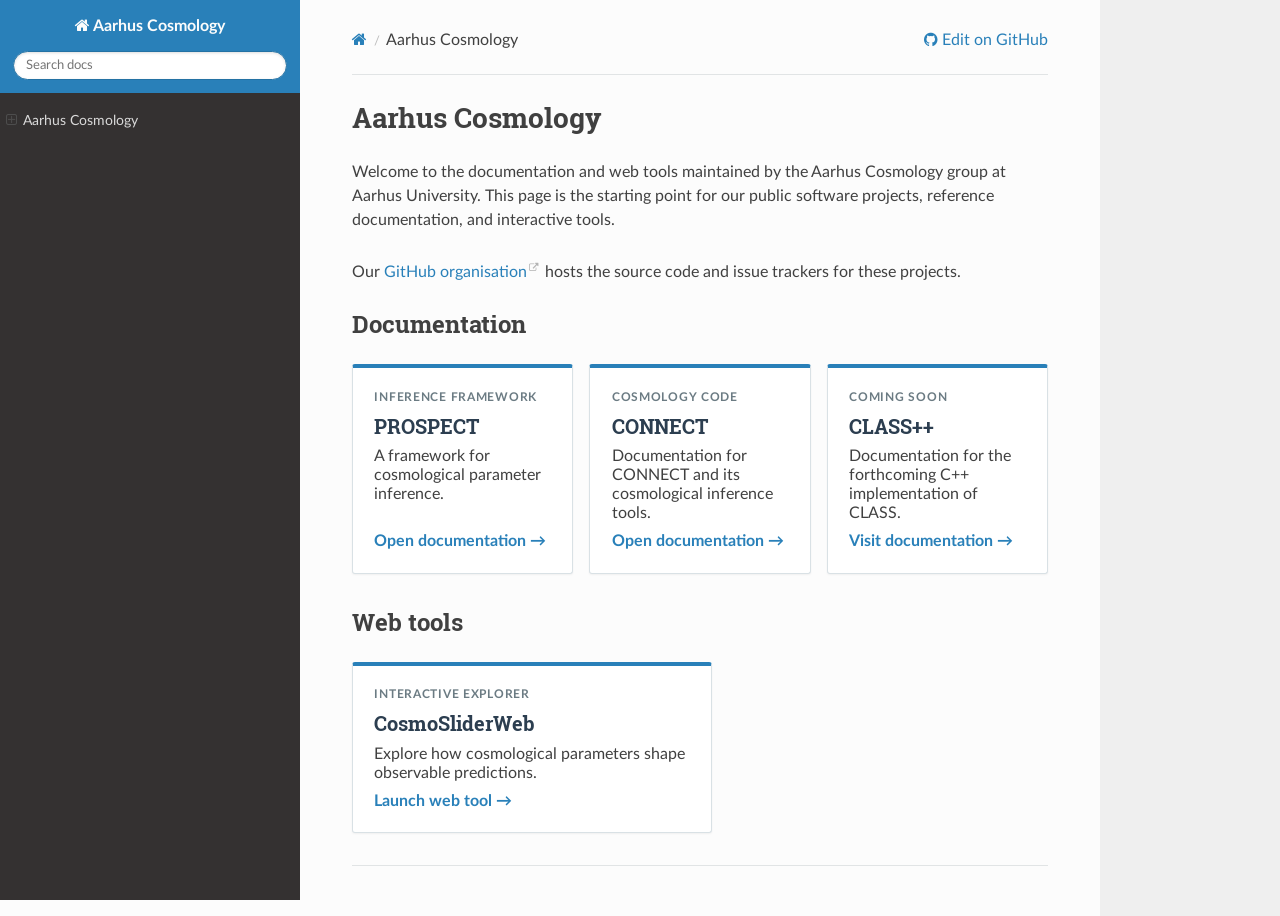
<file: index.html>
<!DOCTYPE html>
<html class="writer-html5" lang="en" data-content_root="./">
<head>
  <meta charset="utf-8" /><meta name="viewport" content="width=device-width, initial-scale=1" />

  <meta name="viewport" content="width=device-width, initial-scale=1.0" />
  <title>Aarhus Cosmology &mdash; Aarhus Cosmology: Documentation &amp; Tools</title>
      <link rel="stylesheet" type="text/css" href="_static/pygments.css?v=9451782c" />
      <link rel="stylesheet" type="text/css" href="_static/css/theme.css?v=9edc463e" />
      <link rel="stylesheet" type="text/css" href="_static/copybutton.css?v=76b2166b" />
      <link rel="stylesheet" type="text/css" href="_static/custom.css?v=d72ffbf7" />

  
    <link rel="canonical" href="https://aarhuscosmology.github.io/index.html" />
      <script src="_static/jquery.js?v=5d32c60e"></script>
      <script src="_static/_sphinx_javascript_frameworks_compat.js?v=2cd50e6c"></script>
      <script src="_static/documentation_options.js?v=5929fcd5"></script>
      <script src="_static/doctools.js?v=fd6eb6e6"></script>
      <script src="_static/sphinx_highlight.js?v=6ffebe34"></script>
      <script src="_static/clipboard.min.js?v=a7894cd8"></script>
      <script src="_static/copybutton.js?v=df1a032d"></script>
    <script src="_static/js/theme.js"></script>
    <link rel="index" title="Index" href="genindex.html" />
    <link rel="search" title="Search" href="search.html" /> 
</head>

<body class="wy-body-for-nav"> 
  <div class="wy-grid-for-nav">
    <nav data-toggle="wy-nav-shift" class="wy-nav-side">
      <div class="wy-side-scroll">
        <div class="wy-side-nav-search" >

          
          
          <a href="#" class="icon icon-home">
            Aarhus Cosmology
          </a>
<div role="search">
  <form id="rtd-search-form" class="wy-form" action="search.html" method="get">
    <input type="text" name="q" placeholder="Search docs" aria-label="Search docs" />
    <input type="hidden" name="check_keywords" value="yes" />
    <input type="hidden" name="area" value="default" />
  </form>
</div>
        </div><div class="wy-menu wy-menu-vertical" data-spy="affix" role="navigation" aria-label="Navigation menu">
              <!-- Local TOC -->
              <div class="local-toc"><ul>
<li><a class="reference internal" href="#">Aarhus Cosmology</a><ul>
<li><a class="reference internal" href="#documentation">Documentation</a></li>
<li><a class="reference internal" href="#web-tools">Web tools</a></li>
</ul>
</li>
</ul>
</div>
        </div>
      </div>
    </nav>

    <section data-toggle="wy-nav-shift" class="wy-nav-content-wrap"><nav class="wy-nav-top" aria-label="Mobile navigation menu" >
          <i data-toggle="wy-nav-top" class="fa fa-bars"></i>
          <a href="#">Aarhus Cosmology</a>
      </nav>

      <div class="wy-nav-content">
        <div class="rst-content style-external-links">
          <div role="navigation" aria-label="Page navigation">
  <ul class="wy-breadcrumbs">
      <li><a href="#" class="icon icon-home" aria-label="Home"></a></li>
      <li class="breadcrumb-item active">Aarhus Cosmology</li>
      <li class="wy-breadcrumbs-aside">
              <a href="https://github.com/AarhusCosmology/aarhuscosmology.github.io/blob/main/index.rst" class="fa fa-github"> Edit on GitHub</a>
      </li>
  </ul>
  <hr/>
</div>
          <div role="main" class="document" itemscope="itemscope" itemtype="http://schema.org/Article">
           <div itemprop="articleBody">
             
  <section id="aarhus-cosmology">
<h1>Aarhus Cosmology<a class="headerlink" href="#aarhus-cosmology" title="Link to this heading"></a></h1>
<p>Welcome to the documentation and web tools maintained by the Aarhus Cosmology
group at Aarhus University. This page is the starting point for our public
software projects, reference documentation, and interactive tools.</p>
<p>Our <a class="reference external" href="https://github.com/AarhusCosmology">GitHub organisation</a> hosts the
source code and issue trackers for these projects.</p>
<section id="documentation">
<h2>Documentation<a class="headerlink" href="#documentation" title="Link to this heading"></a></h2>
<div class="resource-grid">
  <a class="resource-card" href="https://aarhuscosmology.github.io/prospect/">
    <span class="resource-type">Inference framework</span>
    <strong>PROSPECT</strong>
    <span>A framework for cosmological parameter inference.</span>
    <span class="resource-link">Open documentation <span aria-hidden="true">&#8594;</span></span>
  </a>
  <a class="resource-card" href="https://aarhuscosmology.github.io/connect_public/">
    <span class="resource-type">Cosmology code</span>
    <strong>CONNECT</strong>
    <span>Documentation for CONNECT and its cosmological inference tools.</span>
    <span class="resource-link">Open documentation <span aria-hidden="true">&#8594;</span></span>
  </a>
  <a class="resource-card" href="https://aarhuscosmology.github.io/CLASSpp">
    <span class="resource-type">Coming soon</span>
    <strong>CLASS++</strong>
    <span>Documentation for the forthcoming C++ implementation of CLASS.</span>
    <span class="resource-link">Visit documentation <span aria-hidden="true">&#8594;</span></span>
  </a>
</div></section>
<section id="web-tools">
<h2>Web tools<a class="headerlink" href="#web-tools" title="Link to this heading"></a></h2>
<div class="resource-grid resource-grid-tools">
  <a class="resource-card" href="https://aarhuscosmology.github.io/CosmoSliderWeb/">
    <span class="resource-type">Interactive explorer</span>
    <strong>CosmoSliderWeb</strong>
    <span>Explore how cosmological parameters shape observable predictions.</span>
    <span class="resource-link">Launch web tool <span aria-hidden="true">&#8594;</span></span>
  </a>
</div></section>
</section>


           </div>
          </div>
          <footer>

  <hr/>

  <div role="contentinfo">
    <p></p>
  </div>

   

</footer>
        </div>
      </div>
    </section>
  </div>
  <script>
      jQuery(function () {
          SphinxRtdTheme.Navigation.enable(true);
      });
  </script> 

</body>
</html>
</file>
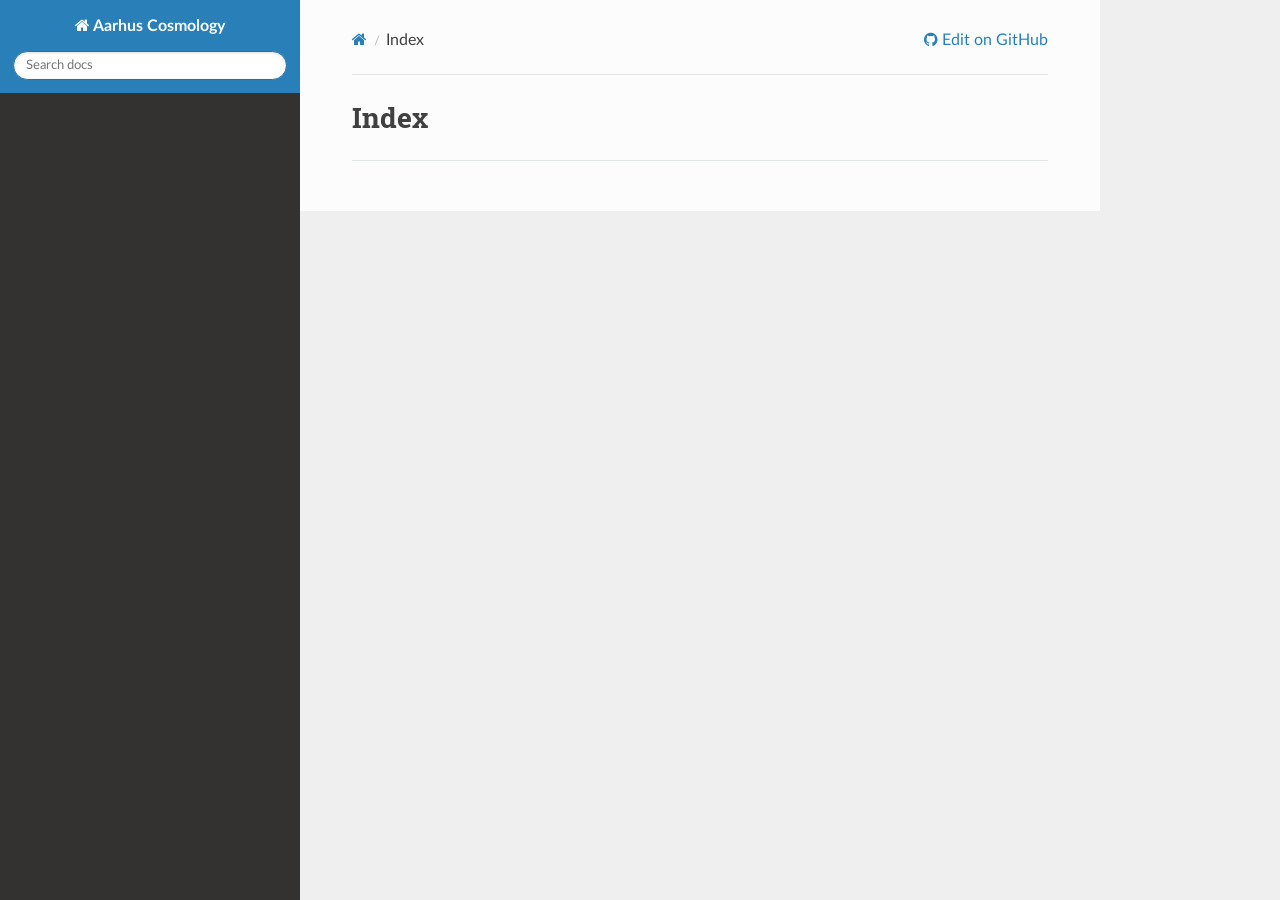
<file: genindex.html>
<!DOCTYPE html>
<html class="writer-html5" lang="en" data-content_root="./">
<head>
  <meta charset="utf-8" />
  <meta name="viewport" content="width=device-width, initial-scale=1.0" />
  <title>Index &mdash; Aarhus Cosmology: Documentation &amp; Tools</title>
      <link rel="stylesheet" type="text/css" href="_static/pygments.css?v=9451782c" />
      <link rel="stylesheet" type="text/css" href="_static/css/theme.css?v=9edc463e" />
      <link rel="stylesheet" type="text/css" href="_static/copybutton.css?v=76b2166b" />
      <link rel="stylesheet" type="text/css" href="_static/custom.css?v=d72ffbf7" />

  
    <link rel="canonical" href="https://aarhuscosmology.github.io/genindex.html" />
      <script src="_static/jquery.js?v=5d32c60e"></script>
      <script src="_static/_sphinx_javascript_frameworks_compat.js?v=2cd50e6c"></script>
      <script src="_static/documentation_options.js?v=5929fcd5"></script>
      <script src="_static/doctools.js?v=fd6eb6e6"></script>
      <script src="_static/sphinx_highlight.js?v=6ffebe34"></script>
      <script src="_static/clipboard.min.js?v=a7894cd8"></script>
      <script src="_static/copybutton.js?v=df1a032d"></script>
    <script src="_static/js/theme.js"></script>
    <link rel="index" title="Index" href="#" />
    <link rel="search" title="Search" href="search.html" /> 
</head>

<body class="wy-body-for-nav"> 
  <div class="wy-grid-for-nav">
    <nav data-toggle="wy-nav-shift" class="wy-nav-side">
      <div class="wy-side-scroll">
        <div class="wy-side-nav-search" >

          
          
          <a href="index.html" class="icon icon-home">
            Aarhus Cosmology
          </a>
<div role="search">
  <form id="rtd-search-form" class="wy-form" action="search.html" method="get">
    <input type="text" name="q" placeholder="Search docs" aria-label="Search docs" />
    <input type="hidden" name="check_keywords" value="yes" />
    <input type="hidden" name="area" value="default" />
  </form>
</div>
        </div><div class="wy-menu wy-menu-vertical" data-spy="affix" role="navigation" aria-label="Navigation menu">
              <!-- Local TOC -->
              <div class="local-toc"></div>
        </div>
      </div>
    </nav>

    <section data-toggle="wy-nav-shift" class="wy-nav-content-wrap"><nav class="wy-nav-top" aria-label="Mobile navigation menu" >
          <i data-toggle="wy-nav-top" class="fa fa-bars"></i>
          <a href="index.html">Aarhus Cosmology</a>
      </nav>

      <div class="wy-nav-content">
        <div class="rst-content style-external-links">
          <div role="navigation" aria-label="Page navigation">
  <ul class="wy-breadcrumbs">
      <li><a href="index.html" class="icon icon-home" aria-label="Home"></a></li>
      <li class="breadcrumb-item active">Index</li>
      <li class="wy-breadcrumbs-aside">
              <a href="https://github.com/AarhusCosmology/aarhuscosmology.github.io/blob/main/genindex" class="fa fa-github"> Edit on GitHub</a>
      </li>
  </ul>
  <hr/>
</div>
          <div role="main" class="document" itemscope="itemscope" itemtype="http://schema.org/Article">
           <div itemprop="articleBody">
             

<h1 id="index">Index</h1>

<div class="genindex-jumpbox">
 
</div>


           </div>
          </div>
          <footer>

  <hr/>

  <div role="contentinfo">
    <p></p>
  </div>

   

</footer>
        </div>
      </div>
    </section>
  </div>
  <script>
      jQuery(function () {
          SphinxRtdTheme.Navigation.enable(true);
      });
  </script> 

</body>
</html>
</file>
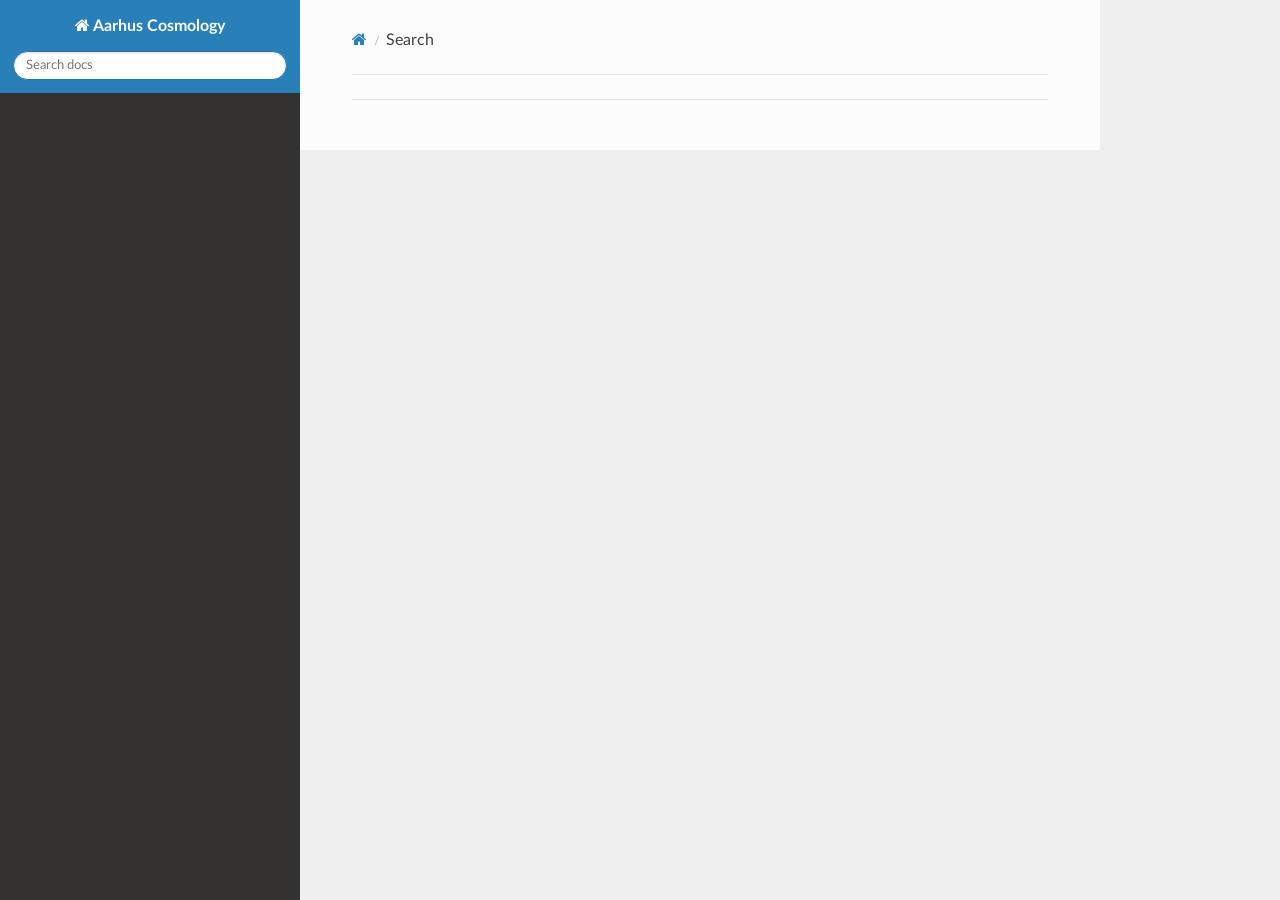
<file: search.html>
<!DOCTYPE html>
<html class="writer-html5" lang="en" data-content_root="./">
<head>
  <meta charset="utf-8" />
  <meta name="viewport" content="width=device-width, initial-scale=1.0" />
  <title>Search &mdash; Aarhus Cosmology: Documentation &amp; Tools</title>
      <link rel="stylesheet" type="text/css" href="_static/pygments.css?v=9451782c" />
      <link rel="stylesheet" type="text/css" href="_static/css/theme.css?v=9edc463e" />
      <link rel="stylesheet" type="text/css" href="_static/copybutton.css?v=76b2166b" />
      <link rel="stylesheet" type="text/css" href="_static/custom.css?v=d72ffbf7" />

  
    <link rel="canonical" href="https://aarhuscosmology.github.io/search.html" />
    
      <script src="_static/jquery.js?v=5d32c60e"></script>
      <script src="_static/_sphinx_javascript_frameworks_compat.js?v=2cd50e6c"></script>
      <script src="_static/documentation_options.js?v=5929fcd5"></script>
      <script src="_static/doctools.js?v=fd6eb6e6"></script>
      <script src="_static/sphinx_highlight.js?v=6ffebe34"></script>
      <script src="_static/clipboard.min.js?v=a7894cd8"></script>
      <script src="_static/copybutton.js?v=df1a032d"></script>
    <script src="_static/js/theme.js"></script>
    <script src="_static/searchtools.js"></script>
    <script src="_static/language_data.js"></script>
    <link rel="index" title="Index" href="genindex.html" />
    <link rel="search" title="Search" href="#" /> 
</head>

<body class="wy-body-for-nav"> 
  <div class="wy-grid-for-nav">
    <nav data-toggle="wy-nav-shift" class="wy-nav-side">
      <div class="wy-side-scroll">
        <div class="wy-side-nav-search" >

          
          
          <a href="index.html" class="icon icon-home">
            Aarhus Cosmology
          </a>
<div role="search">
  <form id="rtd-search-form" class="wy-form" action="#" method="get">
    <input type="text" name="q" placeholder="Search docs" aria-label="Search docs" />
    <input type="hidden" name="check_keywords" value="yes" />
    <input type="hidden" name="area" value="default" />
  </form>
</div>
        </div><div class="wy-menu wy-menu-vertical" data-spy="affix" role="navigation" aria-label="Navigation menu">
              <!-- Local TOC -->
              <div class="local-toc"></div>
        </div>
      </div>
    </nav>

    <section data-toggle="wy-nav-shift" class="wy-nav-content-wrap"><nav class="wy-nav-top" aria-label="Mobile navigation menu" >
          <i data-toggle="wy-nav-top" class="fa fa-bars"></i>
          <a href="index.html">Aarhus Cosmology</a>
      </nav>

      <div class="wy-nav-content">
        <div class="rst-content style-external-links">
          <div role="navigation" aria-label="Page navigation">
  <ul class="wy-breadcrumbs">
      <li><a href="index.html" class="icon icon-home" aria-label="Home"></a></li>
      <li class="breadcrumb-item active">Search</li>
      <li class="wy-breadcrumbs-aside">
      </li>
  </ul>
  <hr/>
</div>
          <div role="main" class="document" itemscope="itemscope" itemtype="http://schema.org/Article">
           <div itemprop="articleBody">
             
  <noscript>
  <div id="fallback" class="admonition warning">
    <p class="last">
      Please activate JavaScript to enable the search functionality.
    </p>
  </div>
  </noscript>

  
  <div id="search-results">
  
  </div>

           </div>
          </div>
          <footer>

  <hr/>

  <div role="contentinfo">
    <p></p>
  </div>

   

</footer>
        </div>
      </div>
    </section>
  </div>
  <script>
      jQuery(function () {
          SphinxRtdTheme.Navigation.enable(true);
      });
  </script>
  <script>
    jQuery(function() { Search.loadIndex("searchindex.js"); });
  </script>
  
  <script id="searchindexloader"></script>
   


</body>
</html>
</file>
<file: _static/pygments.css>
pre { line-height: 125%; }
td.linenos .normal { color: #666666; background-color: transparent; padding-left: 5px; padding-right: 5px; }
span.linenos { color: #666666; background-color: transparent; padding-left: 5px; padding-right: 5px; }
td.linenos .special { color: #000000; background-color: #ffffc0; padding-left: 5px; padding-right: 5px; }
span.linenos.special { color: #000000; background-color: #ffffc0; padding-left: 5px; padding-right: 5px; }
.highlight .hll { background-color: #ffffcc }
.highlight { background: #f6f6f6; }
.highlight .c { color: #688F98; font-style: italic } /* Comment */
.highlight .err { border: 1px solid #F00 } /* Error */
.highlight .k { color: #007020; font-weight: bold } /* Keyword */
.highlight .o { color: #666 } /* Operator */
.highlight .ch { color: #688F98; font-style: italic } /* Comment.Hashbang */
.highlight .cm { color: #688F98; font-style: italic } /* Comment.Multiline */
.highlight .cp { color: #007020 } /* Comment.Preproc */
.highlight .cpf { color: #688F98; font-style: italic } /* Comment.PreprocFile */
.highlight .c1 { color: #688F98; font-style: italic } /* Comment.Single */
.highlight .cs { color: #688F98; background-color: #FFF0F0 } /* Comment.Special */
.highlight .gd { color: #A00000 } /* Generic.Deleted */
.highlight .ge { font-style: italic } /* Generic.Emph */
.highlight .ges { font-weight: bold; font-style: italic } /* Generic.EmphStrong */
.highlight .gr { color: #F00 } /* Generic.Error */
.highlight .gh { color: #000080; font-weight: bold } /* Generic.Heading */
.highlight .gi { color: #00A000 } /* Generic.Inserted */
.highlight .go { color: #888 } /* Generic.Output */
.highlight .gp { color: #C65D09; font-weight: bold } /* Generic.Prompt */
.highlight .gs { font-weight: bold } /* Generic.Strong */
.highlight .gu { color: #800080; font-weight: bold } /* Generic.Subheading */
.highlight .gt { color: #04D } /* Generic.Traceback */
.highlight .kc { color: #007020; font-weight: bold } /* Keyword.Constant */
.highlight .kd { color: #007020; font-weight: bold } /* Keyword.Declaration */
.highlight .kn { color: #007020; font-weight: bold } /* Keyword.Namespace */
.highlight .kp { color: #007020 } /* Keyword.Pseudo */
.highlight .kr { color: #007020; font-weight: bold } /* Keyword.Reserved */
.highlight .kt { color: #902000 } /* Keyword.Type */
.highlight .m { color: #40A070 } /* Literal.Number */
.highlight .s { color: #4070A0 } /* Literal.String */
.highlight .na { color: #4070A0 } /* Name.Attribute */
.highlight .nb { color: #007020 } /* Name.Builtin */
.highlight .nc { color: #0E84B5; font-weight: bold } /* Name.Class */
.highlight .no { color: #60ADD5 } /* Name.Constant */
.highlight .nd { color: #555; font-weight: bold } /* Name.Decorator */
.highlight .ni { color: #D55537; font-weight: bold } /* Name.Entity */
.highlight .ne { color: #007020 } /* Name.Exception */
.highlight .nf { color: #06287E } /* Name.Function */
.highlight .nl { color: #002070; font-weight: bold } /* Name.Label */
.highlight .nn { color: #0E84B5; font-weight: bold } /* Name.Namespace */
.highlight .nt { color: #062873; font-weight: bold } /* Name.Tag */
.highlight .nv { color: #D27A0A } /* Name.Variable */
.highlight .ow { color: #007020; font-weight: bold } /* Operator.Word */
.highlight .w { color: #BBB } /* Text.Whitespace */
.highlight .mb { color: #40A070 } /* Literal.Number.Bin */
.highlight .mf { color: #40A070 } /* Literal.Number.Float */
.highlight .mh { color: #40A070 } /* Literal.Number.Hex */
.highlight .mi { color: #40A070 } /* Literal.Number.Integer */
.highlight .mo { color: #40A070 } /* Literal.Number.Oct */
.highlight .sa { color: #4070A0 } /* Literal.String.Affix */
.highlight .sb { color: #4070A0 } /* Literal.String.Backtick */
.highlight .sc { color: #4070A0 } /* Literal.String.Char */
.highlight .dl { color: #4070A0 } /* Literal.String.Delimiter */
.highlight .sd { color: #4070A0; font-style: italic } /* Literal.String.Doc */
.highlight .s2 { color: #4070A0 } /* Literal.String.Double */
.highlight .se { color: #4070A0; font-weight: bold } /* Literal.String.Escape */
.highlight .sh { color: #4070A0 } /* Literal.String.Heredoc */
.highlight .si { color: #70A0D0; font-style: italic } /* Literal.String.Interpol */
.highlight .sx { color: #C65D09 } /* Literal.String.Other */
.highlight .sr { color: #235388 } /* Literal.String.Regex */
.highlight .s1 { color: #4070A0 } /* Literal.String.Single */
.highlight .ss { color: #517918 } /* Literal.String.Symbol */
.highlight .bp { color: #007020 } /* Name.Builtin.Pseudo */
.highlight .fm { color: #06287E } /* Name.Function.Magic */
.highlight .vc { color: #D27A0A } /* Name.Variable.Class */
.highlight .vg { color: #D27A0A } /* Name.Variable.Global */
.highlight .vi { color: #D27A0A } /* Name.Variable.Instance */
.highlight .vm { color: #D27A0A } /* Name.Variable.Magic */
.highlight .il { color: #40A070 } /* Literal.Number.Integer.Long */
</file>
<file: _static/css/theme.css>
html{box-sizing:border-box}*,:after,:before{box-sizing:inherit}article,aside,details,figcaption,figure,footer,header,hgroup,nav,section{display:block}audio,canvas,video{display:inline-block;*display:inline;*zoom:1}[hidden],audio:not([controls]){display:none}*{-webkit-box-sizing:border-box;-moz-box-sizing:border-box;box-sizing:border-box}html{font-size:100%;-webkit-text-size-adjust:100%;-ms-text-size-adjust:100%}body{margin:0}a:active,a:hover{outline:0}abbr[title]{border-bottom:1px dotted}b,strong{font-weight:700}blockquote{margin:0}dfn{font-style:italic}ins{background:#ff9;text-decoration:none}ins,mark{color:#000}mark{background:#ff0;font-style:italic;font-weight:700}.rst-content code,.rst-content tt,code,kbd,pre,samp{font-family:monospace,serif;_font-family:courier new,monospace;font-size:1em}pre{white-space:pre}q{quotes:none}q:after,q:before{content:"";content:none}small{font-size:85%}sub,sup{font-size:75%;line-height:0;position:relative;vertical-align:baseline}sup{top:-.5em}sub{bottom:-.25em}dl,ol,ul{margin:0;padding:0;list-style:none;list-style-image:none}li{list-style:none}dd{margin:0}img{border:0;-ms-interpolation-mode:bicubic;vertical-align:middle;max-width:100%}svg:not(:root){overflow:hidden}figure,form{margin:0}label{cursor:pointer}button,input,select,textarea{font-size:100%;margin:0;vertical-align:baseline;*vertical-align:middle}button,input{line-height:normal}button,input[type=button],input[type=reset],input[type=submit]{cursor:pointer;-webkit-appearance:button;*overflow:visible}button[disabled],input[disabled]{cursor:default}input[type=search]{-webkit-appearance:textfield;-moz-box-sizing:content-box;-webkit-box-sizing:content-box;box-sizing:content-box}textarea{resize:vertical}table{border-collapse:collapse;border-spacing:0}td{vertical-align:top}.chromeframe{margin:.2em 0;background:#ccc;color:#000;padding:.2em 0}.ir{display:block;border:0;text-indent:-999em;overflow:hidden;background-color:transparent;background-repeat:no-repeat;text-align:left;direction:ltr;*line-height:0}.ir br{display:none}.hidden{display:none!important;visibility:hidden}.visuallyhidden{border:0;clip:rect(0 0 0 0);height:1px;margin:-1px;overflow:hidden;padding:0;position:absolute;width:1px}.visuallyhidden.focusable:active,.visuallyhidden.focusable:focus{clip:auto;height:auto;margin:0;overflow:visible;position:static;width:auto}.invisible{visibility:hidden}.relative{position:relative}big,small{font-size:100%}@media print{body,html,section{background:none!important}*{box-shadow:none!important;text-shadow:none!important;filter:none!important;-ms-filter:none!important}a,a:visited{text-decoration:underline}.ir a:after,a[href^="#"]:after,a[href^="javascript:"]:after{content:""}blockquote,pre{page-break-inside:avoid}thead{display:table-header-group}img,tr{page-break-inside:avoid}img{max-width:100%!important}@page{margin:.5cm}.rst-content .toctree-wrapper>p.caption,h2,h3,p{orphans:3;widows:3}.rst-content .toctree-wrapper>p.caption,h2,h3{page-break-after:avoid}}.btn,.fa:before,.icon:before,.rst-content .admonition,.rst-content .admonition-title:before,.rst-content .admonition-todo,.rst-content .attention,.rst-content .caution,.rst-content .code-block-caption .headerlink:before,.rst-content .danger,.rst-content .eqno .headerlink:before,.rst-content .error,.rst-content .hint,.rst-content .important,.rst-content .note,.rst-content .seealso,.rst-content .tip,.rst-content .warning,.rst-content code.download span:first-child:before,.rst-content dl dt .headerlink:before,.rst-content h1 .headerlink:before,.rst-content h2 .headerlink:before,.rst-content h3 .headerlink:before,.rst-content h4 .headerlink:before,.rst-content h5 .headerlink:before,.rst-content h6 .headerlink:before,.rst-content p.caption .headerlink:before,.rst-content p .headerlink:before,.rst-content table>caption .headerlink:before,.rst-content tt.download span:first-child:before,.wy-alert,.wy-dropdown .caret:before,.wy-inline-validate.wy-inline-validate-danger .wy-input-context:before,.wy-inline-validate.wy-inline-validate-info .wy-input-context:before,.wy-inline-validate.wy-inline-validate-success .wy-input-context:before,.wy-inline-validate.wy-inline-validate-warning .wy-input-context:before,.wy-menu-vertical li.current>a button.toctree-expand:before,.wy-menu-vertical li.on a button.toctree-expand:before,.wy-menu-vertical li button.toctree-expand:before,input[type=color],input[type=date],input[type=datetime-local],input[type=datetime],input[type=email],input[type=month],input[type=number],input[type=password],input[type=search],input[type=tel],input[type=text],input[type=time],input[type=url],input[type=week],select,textarea{-webkit-font-smoothing:antialiased}.clearfix{*zoom:1}.clearfix:after,.clearfix:before{display:table;content:""}.clearfix:after{clear:both}/*!
 *  Font Awesome 4.7.0 by @davegandy - http://fontawesome.io - @fontawesome
 *  License - http://fontawesome.io/license (Font: SIL OFL 1.1, CSS: MIT License)
 */@font-face{font-family:FontAwesome;src:url(fonts/fontawesome-webfont.eot?674f50d287a8c48dc19ba404d20fe713);src:url(fonts/fontawesome-webfont.eot?674f50d287a8c48dc19ba404d20fe713?#iefix&v=4.7.0) format("embedded-opentype"),url(fonts/fontawesome-webfont.woff2?af7ae505a9eed503f8b8e6982036873e) format("woff2"),url(fonts/fontawesome-webfont.woff?fee66e712a8a08eef5805a46892932ad) format("woff"),url(fonts/fontawesome-webfont.ttf?b06871f281fee6b241d60582ae9369b9) format("truetype"),url(fonts/fontawesome-webfont.svg?912ec66d7572ff821749319396470bde#fontawesomeregular) format("svg");font-weight:400;font-style:normal}.fa,.icon,.rst-content .admonition-title,.rst-content .code-block-caption .headerlink,.rst-content .eqno .headerlink,.rst-content code.download span:first-child,.rst-content dl dt .headerlink,.rst-content h1 .headerlink,.rst-content h2 .headerlink,.rst-content h3 .headerlink,.rst-content h4 .headerlink,.rst-content h5 .headerlink,.rst-content h6 .headerlink,.rst-content p.caption .headerlink,.rst-content p .headerlink,.rst-content table>caption .headerlink,.rst-content tt.download span:first-child,.wy-menu-vertical li.current>a button.toctree-expand,.wy-menu-vertical li.on a button.toctree-expand,.wy-menu-vertical li button.toctree-expand{display:inline-block;font:normal normal normal 14px/1 FontAwesome;font-size:inherit;text-rendering:auto;-webkit-font-smoothing:antialiased;-moz-osx-font-smoothing:grayscale}.fa-lg{font-size:1.33333em;line-height:.75em;vertical-align:-15%}.fa-2x{font-size:2em}.fa-3x{font-size:3em}.fa-4x{font-size:4em}.fa-5x{font-size:5em}.fa-fw{width:1.28571em;text-align:center}.fa-ul{padding-left:0;margin-left:2.14286em;list-style-type:none}.fa-ul>li{position:relative}.fa-li{position:absolute;left:-2.14286em;width:2.14286em;top:.14286em;text-align:center}.fa-li.fa-lg{left:-1.85714em}.fa-border{padding:.2em .25em .15em;border:.08em solid #eee;border-radius:.1em}.fa-pull-left{float:left}.fa-pull-right{float:right}.fa-pull-left.icon,.fa.fa-pull-left,.rst-content .code-block-caption .fa-pull-left.headerlink,.rst-content .eqno .fa-pull-left.headerlink,.rst-content .fa-pull-left.admonition-title,.rst-content code.download span.fa-pull-left:first-child,.rst-content dl dt .fa-pull-left.headerlink,.rst-content h1 .fa-pull-left.headerlink,.rst-content h2 .fa-pull-left.headerlink,.rst-content h3 .fa-pull-left.headerlink,.rst-content h4 .fa-pull-left.headerlink,.rst-content h5 .fa-pull-left.headerlink,.rst-content h6 .fa-pull-left.headerlink,.rst-content p .fa-pull-left.headerlink,.rst-content table>caption .fa-pull-left.headerlink,.rst-content tt.download span.fa-pull-left:first-child,.wy-menu-vertical li.current>a button.fa-pull-left.toctree-expand,.wy-menu-vertical li.on a button.fa-pull-left.toctree-expand,.wy-menu-vertical li button.fa-pull-left.toctree-expand{margin-right:.3em}.fa-pull-right.icon,.fa.fa-pull-right,.rst-content .code-block-caption .fa-pull-right.headerlink,.rst-content .eqno .fa-pull-right.headerlink,.rst-content .fa-pull-right.admonition-title,.rst-content code.download span.fa-pull-right:first-child,.rst-content dl dt .fa-pull-right.headerlink,.rst-content h1 .fa-pull-right.headerlink,.rst-content h2 .fa-pull-right.headerlink,.rst-content h3 .fa-pull-right.headerlink,.rst-content h4 .fa-pull-right.headerlink,.rst-content h5 .fa-pull-right.headerlink,.rst-content h6 .fa-pull-right.headerlink,.rst-content p .fa-pull-right.headerlink,.rst-content table>caption .fa-pull-right.headerlink,.rst-content tt.download span.fa-pull-right:first-child,.wy-menu-vertical li.current>a button.fa-pull-right.toctree-expand,.wy-menu-vertical li.on a button.fa-pull-right.toctree-expand,.wy-menu-vertical li button.fa-pull-right.toctree-expand{margin-left:.3em}.pull-right{float:right}.pull-left{float:left}.fa.pull-left,.pull-left.icon,.rst-content .code-block-caption .pull-left.headerlink,.rst-content .eqno .pull-left.headerlink,.rst-content .pull-left.admonition-title,.rst-content code.download span.pull-left:first-child,.rst-content dl dt .pull-left.headerlink,.rst-content h1 .pull-left.headerlink,.rst-content h2 .pull-left.headerlink,.rst-content h3 .pull-left.headerlink,.rst-content h4 .pull-left.headerlink,.rst-content h5 .pull-left.headerlink,.rst-content h6 .pull-left.headerlink,.rst-content p .pull-left.headerlink,.rst-content table>caption .pull-left.headerlink,.rst-content tt.download span.pull-left:first-child,.wy-menu-vertical li.current>a button.pull-left.toctree-expand,.wy-menu-vertical li.on a button.pull-left.toctree-expand,.wy-menu-vertical li button.pull-left.toctree-expand{margin-right:.3em}.fa.pull-right,.pull-right.icon,.rst-content .code-block-caption .pull-right.headerlink,.rst-content .eqno .pull-right.headerlink,.rst-content .pull-right.admonition-title,.rst-content code.download span.pull-right:first-child,.rst-content dl dt .pull-right.headerlink,.rst-content h1 .pull-right.headerlink,.rst-content h2 .pull-right.headerlink,.rst-content h3 .pull-right.headerlink,.rst-content h4 .pull-right.headerlink,.rst-content h5 .pull-right.headerlink,.rst-content h6 .pull-right.headerlink,.rst-content p .pull-right.headerlink,.rst-content table>caption .pull-right.headerlink,.rst-content tt.download span.pull-right:first-child,.wy-menu-vertical li.current>a button.pull-right.toctree-expand,.wy-menu-vertical li.on a button.pull-right.toctree-expand,.wy-menu-vertical li button.pull-right.toctree-expand{margin-left:.3em}.fa-spin{-webkit-animation:fa-spin 2s linear infinite;animation:fa-spin 2s linear infinite}.fa-pulse{-webkit-animation:fa-spin 1s steps(8) infinite;animation:fa-spin 1s steps(8) infinite}@-webkit-keyframes fa-spin{0%{-webkit-transform:rotate(0deg);transform:rotate(0deg)}to{-webkit-transform:rotate(359deg);transform:rotate(359deg)}}@keyframes fa-spin{0%{-webkit-transform:rotate(0deg);transform:rotate(0deg)}to{-webkit-transform:rotate(359deg);transform:rotate(359deg)}}.fa-rotate-90{-ms-filter:"progid:DXImageTransform.Microsoft.BasicImage(rotation=1)";-webkit-transform:rotate(90deg);-ms-transform:rotate(90deg);transform:rotate(90deg)}.fa-rotate-180{-ms-filter:"progid:DXImageTransform.Microsoft.BasicImage(rotation=2)";-webkit-transform:rotate(180deg);-ms-transform:rotate(180deg);transform:rotate(180deg)}.fa-rotate-270{-ms-filter:"progid:DXImageTransform.Microsoft.BasicImage(rotation=3)";-webkit-transform:rotate(270deg);-ms-transform:rotate(270deg);transform:rotate(270deg)}.fa-flip-horizontal{-ms-filter:"progid:DXImageTransform.Microsoft.BasicImage(rotation=0, mirror=1)";-webkit-transform:scaleX(-1);-ms-transform:scaleX(-1);transform:scaleX(-1)}.fa-flip-vertical{-ms-filter:"progid:DXImageTransform.Microsoft.BasicImage(rotation=2, mirror=1)";-webkit-transform:scaleY(-1);-ms-transform:scaleY(-1);transform:scaleY(-1)}:root .fa-flip-horizontal,:root .fa-flip-vertical,:root .fa-rotate-90,:root .fa-rotate-180,:root .fa-rotate-270{filter:none}.fa-stack{position:relative;display:inline-block;width:2em;height:2em;line-height:2em;vertical-align:middle}.fa-stack-1x,.fa-stack-2x{position:absolute;left:0;width:100%;text-align:center}.fa-stack-1x{line-height:inherit}.fa-stack-2x{font-size:2em}.fa-inverse{color:#fff}.fa-glass:before{content:""}.fa-music:before{content:""}.fa-search:before,.icon-search:before{content:""}.fa-envelope-o:before{content:""}.fa-heart:before{content:""}.fa-star:before{content:""}.fa-star-o:before{content:""}.fa-user:before{content:""}.fa-film:before{content:""}.fa-th-large:before{content:""}.fa-th:before{content:""}.fa-th-list:before{content:""}.fa-check:before{content:""}.fa-close:before,.fa-remove:before,.fa-times:before{content:""}.fa-search-plus:before{content:""}.fa-search-minus:before{content:""}.fa-power-off:before{content:""}.fa-signal:before{content:""}.fa-cog:before,.fa-gear:before{content:""}.fa-trash-o:before{content:""}.fa-home:before,.icon-home:before{content:""}.fa-file-o:before{content:""}.fa-clock-o:before{content:""}.fa-road:before{content:""}.fa-download:before,.rst-content code.download span:first-child:before,.rst-content tt.download span:first-child:before{content:""}.fa-arrow-circle-o-down:before{content:""}.fa-arrow-circle-o-up:before{content:""}.fa-inbox:before{content:""}.fa-play-circle-o:before{content:""}.fa-repeat:before,.fa-rotate-right:before{content:""}.fa-refresh:before{content:""}.fa-list-alt:before{content:""}.fa-lock:before{content:""}.fa-flag:before{content:""}.fa-headphones:before{content:""}.fa-volume-off:before{content:""}.fa-volume-down:before{content:""}.fa-volume-up:before{content:""}.fa-qrcode:before{content:""}.fa-barcode:before{content:""}.fa-tag:before{content:""}.fa-tags:before{content:""}.fa-book:before,.icon-book:before{content:""}.fa-bookmark:before{content:""}.fa-print:before{content:""}.fa-camera:before{content:""}.fa-font:before{content:""}.fa-bold:before{content:""}.fa-italic:before{content:""}.fa-text-height:before{content:""}.fa-text-width:before{content:""}.fa-align-left:before{content:""}.fa-align-center:before{content:""}.fa-align-right:before{content:""}.fa-align-justify:before{content:""}.fa-list:before{content:""}.fa-dedent:before,.fa-outdent:before{content:""}.fa-indent:before{content:""}.fa-video-camera:before{content:""}.fa-image:before,.fa-photo:before,.fa-picture-o:before{content:""}.fa-pencil:before{content:""}.fa-map-marker:before{content:""}.fa-adjust:before{content:""}.fa-tint:before{content:""}.fa-edit:before,.fa-pencil-square-o:before{content:""}.fa-share-square-o:before{content:""}.fa-check-square-o:before{content:""}.fa-arrows:before{content:""}.fa-step-backward:before{content:""}.fa-fast-backward:before{content:""}.fa-backward:before{content:""}.fa-play:before{content:""}.fa-pause:before{content:""}.fa-stop:before{content:""}.fa-forward:before{content:""}.fa-fast-forward:before{content:""}.fa-step-forward:before{content:""}.fa-eject:before{content:""}.fa-chevron-left:before{content:""}.fa-chevron-right:before{content:""}.fa-plus-circle:before{content:""}.fa-minus-circle:before{content:""}.fa-times-circle:before,.wy-inline-validate.wy-inline-validate-danger .wy-input-context:before{content:""}.fa-check-circle:before,.wy-inline-validate.wy-inline-validate-success .wy-input-context:before{content:""}.fa-question-circle:before{content:""}.fa-info-circle:before{content:""}.fa-crosshairs:before{content:""}.fa-times-circle-o:before{content:""}.fa-check-circle-o:before{content:""}.fa-ban:before{content:""}.fa-arrow-left:before{content:""}.fa-arrow-right:before{content:""}.fa-arrow-up:before{content:""}.fa-arrow-down:before{content:""}.fa-mail-forward:before,.fa-share:before{content:""}.fa-expand:before{content:""}.fa-compress:before{content:""}.fa-plus:before{content:""}.fa-minus:before{content:""}.fa-asterisk:before{content:""}.fa-exclamation-circle:before,.rst-content .admonition-title:before,.wy-inline-validate.wy-inline-validate-info .wy-input-context:before,.wy-inline-validate.wy-inline-validate-warning .wy-input-context:before{content:""}.fa-gift:before{content:""}.fa-leaf:before{content:""}.fa-fire:before,.icon-fire:before{content:""}.fa-eye:before{content:""}.fa-eye-slash:before{content:""}.fa-exclamation-triangle:before,.fa-warning:before{content:""}.fa-plane:before{content:""}.fa-calendar:before{content:""}.fa-random:before{content:""}.fa-comment:before{content:""}.fa-magnet:before{content:""}.fa-chevron-up:before{content:""}.fa-chevron-down:before{content:""}.fa-retweet:before{content:""}.fa-shopping-cart:before{content:""}.fa-folder:before{content:""}.fa-folder-open:before{content:""}.fa-arrows-v:before{content:""}.fa-arrows-h:before{content:""}.fa-bar-chart-o:before,.fa-bar-chart:before{content:""}.fa-twitter-square:before{content:""}.fa-facebook-square:before{content:""}.fa-camera-retro:before{content:""}.fa-key:before{content:""}.fa-cogs:before,.fa-gears:before{content:""}.fa-comments:before{content:""}.fa-thumbs-o-up:before{content:""}.fa-thumbs-o-down:before{content:""}.fa-star-half:before{content:""}.fa-heart-o:before{content:""}.fa-sign-out:before{content:""}.fa-linkedin-square:before{content:""}.fa-thumb-tack:before{content:""}.fa-external-link:before{content:""}.fa-sign-in:before{content:""}.fa-trophy:before{content:""}.fa-github-square:before{content:""}.fa-upload:before{content:""}.fa-lemon-o:before{content:""}.fa-phone:before{content:""}.fa-square-o:before{content:""}.fa-bookmark-o:before{content:""}.fa-phone-square:before{content:""}.fa-twitter:before{content:""}.fa-facebook-f:before,.fa-facebook:before{content:""}.fa-github:before,.icon-github:before{content:""}.fa-unlock:before{content:""}.fa-credit-card:before{content:""}.fa-feed:before,.fa-rss:before{content:""}.fa-hdd-o:before{content:""}.fa-bullhorn:before{content:""}.fa-bell:before{content:""}.fa-certificate:before{content:""}.fa-hand-o-right:before{content:""}.fa-hand-o-left:before{content:""}.fa-hand-o-up:before{content:""}.fa-hand-o-down:before{content:""}.fa-arrow-circle-left:before,.icon-circle-arrow-left:before{content:""}.fa-arrow-circle-right:before,.icon-circle-arrow-right:before{content:""}.fa-arrow-circle-up:before{content:""}.fa-arrow-circle-down:before{content:""}.fa-globe:before{content:""}.fa-wrench:before{content:""}.fa-tasks:before{content:""}.fa-filter:before{content:""}.fa-briefcase:before{content:""}.fa-arrows-alt:before{content:""}.fa-group:before,.fa-users:before{content:""}.fa-chain:before,.fa-link:before,.icon-link:before{content:""}.fa-cloud:before{content:""}.fa-flask:before{content:""}.fa-cut:before,.fa-scissors:before{content:""}.fa-copy:before,.fa-files-o:before{content:""}.fa-paperclip:before{content:""}.fa-floppy-o:before,.fa-save:before{content:""}.fa-square:before{content:""}.fa-bars:before,.fa-navicon:before,.fa-reorder:before{content:""}.fa-list-ul:before{content:""}.fa-list-ol:before{content:""}.fa-strikethrough:before{content:""}.fa-underline:before{content:""}.fa-table:before{content:""}.fa-magic:before{content:""}.fa-truck:before{content:""}.fa-pinterest:before{content:""}.fa-pinterest-square:before{content:""}.fa-google-plus-square:before{content:""}.fa-google-plus:before{content:""}.fa-money:before{content:""}.fa-caret-down:before,.icon-caret-down:before,.wy-dropdown .caret:before{content:""}.fa-caret-up:before{content:""}.fa-caret-left:before{content:""}.fa-caret-right:before{content:""}.fa-columns:before{content:""}.fa-sort:before,.fa-unsorted:before{content:""}.fa-sort-desc:before,.fa-sort-down:before{content:""}.fa-sort-asc:before,.fa-sort-up:before{content:""}.fa-envelope:before{content:""}.fa-linkedin:before{content:""}.fa-rotate-left:before,.fa-undo:before{content:""}.fa-gavel:before,.fa-legal:before{content:""}.fa-dashboard:before,.fa-tachometer:before{content:""}.fa-comment-o:before{content:""}.fa-comments-o:before{content:""}.fa-bolt:before,.fa-flash:before{content:""}.fa-sitemap:before{content:""}.fa-umbrella:before{content:""}.fa-clipboard:before,.fa-paste:before{content:""}.fa-lightbulb-o:before{content:""}.fa-exchange:before{content:""}.fa-cloud-download:before{content:""}.fa-cloud-upload:before{content:""}.fa-user-md:before{content:""}.fa-stethoscope:before{content:""}.fa-suitcase:before{content:""}.fa-bell-o:before{content:""}.fa-coffee:before{content:""}.fa-cutlery:before{content:""}.fa-file-text-o:before{content:""}.fa-building-o:before{content:""}.fa-hospital-o:before{content:""}.fa-ambulance:before{content:""}.fa-medkit:before{content:""}.fa-fighter-jet:before{content:""}.fa-beer:before{content:""}.fa-h-square:before{content:""}.fa-plus-square:before{content:""}.fa-angle-double-left:before{content:""}.fa-angle-double-right:before{content:""}.fa-angle-double-up:before{content:""}.fa-angle-double-down:before{content:""}.fa-angle-left:before{content:""}.fa-angle-right:before{content:""}.fa-angle-up:before{content:""}.fa-angle-down:before{content:""}.fa-desktop:before{content:""}.fa-laptop:before{content:""}.fa-tablet:before{content:""}.fa-mobile-phone:before,.fa-mobile:before{content:""}.fa-circle-o:before{content:""}.fa-quote-left:before{content:""}.fa-quote-right:before{content:""}.fa-spinner:before{content:""}.fa-circle:before{content:""}.fa-mail-reply:before,.fa-reply:before{content:""}.fa-github-alt:before{content:""}.fa-folder-o:before{content:""}.fa-folder-open-o:before{content:""}.fa-smile-o:before{content:""}.fa-frown-o:before{content:""}.fa-meh-o:before{content:""}.fa-gamepad:before{content:""}.fa-keyboard-o:before{content:""}.fa-flag-o:before{content:""}.fa-flag-checkered:before{content:""}.fa-terminal:before{content:""}.fa-code:before{content:""}.fa-mail-reply-all:before,.fa-reply-all:before{content:""}.fa-star-half-empty:before,.fa-star-half-full:before,.fa-star-half-o:before{content:""}.fa-location-arrow:before{content:""}.fa-crop:before{content:""}.fa-code-fork:before{content:""}.fa-chain-broken:before,.fa-unlink:before{content:""}.fa-question:before{content:""}.fa-info:before{content:""}.fa-exclamation:before{content:""}.fa-superscript:before{content:""}.fa-subscript:before{content:""}.fa-eraser:before{content:""}.fa-puzzle-piece:before{content:""}.fa-microphone:before{content:""}.fa-microphone-slash:before{content:""}.fa-shield:before{content:""}.fa-calendar-o:before{content:""}.fa-fire-extinguisher:before{content:""}.fa-rocket:before{content:""}.fa-maxcdn:before{content:""}.fa-chevron-circle-left:before{content:""}.fa-chevron-circle-right:before{content:""}.fa-chevron-circle-up:before{content:""}.fa-chevron-circle-down:before{content:""}.fa-html5:before{content:""}.fa-css3:before{content:""}.fa-anchor:before{content:""}.fa-unlock-alt:before{content:""}.fa-bullseye:before{content:""}.fa-ellipsis-h:before{content:""}.fa-ellipsis-v:before{content:""}.fa-rss-square:before{content:""}.fa-play-circle:before{content:""}.fa-ticket:before{content:""}.fa-minus-square:before{content:""}.fa-minus-square-o:before,.wy-menu-vertical li.current>a button.toctree-expand:before,.wy-menu-vertical li.on a button.toctree-expand:before{content:""}.fa-level-up:before{content:""}.fa-level-down:before{content:""}.fa-check-square:before{content:""}.fa-pencil-square:before{content:""}.fa-external-link-square:before{content:""}.fa-share-square:before{content:""}.fa-compass:before{content:""}.fa-caret-square-o-down:before,.fa-toggle-down:before{content:""}.fa-caret-square-o-up:before,.fa-toggle-up:before{content:""}.fa-caret-square-o-right:before,.fa-toggle-right:before{content:""}.fa-eur:before,.fa-euro:before{content:""}.fa-gbp:before{content:""}.fa-dollar:before,.fa-usd:before{content:""}.fa-inr:before,.fa-rupee:before{content:""}.fa-cny:before,.fa-jpy:before,.fa-rmb:before,.fa-yen:before{content:""}.fa-rouble:before,.fa-rub:before,.fa-ruble:before{content:""}.fa-krw:before,.fa-won:before{content:""}.fa-bitcoin:before,.fa-btc:before{content:""}.fa-file:before{content:""}.fa-file-text:before{content:""}.fa-sort-alpha-asc:before{content:""}.fa-sort-alpha-desc:before{content:""}.fa-sort-amount-asc:before{content:""}.fa-sort-amount-desc:before{content:""}.fa-sort-numeric-asc:before{content:""}.fa-sort-numeric-desc:before{content:""}.fa-thumbs-up:before{content:""}.fa-thumbs-down:before{content:""}.fa-youtube-square:before{content:""}.fa-youtube:before{content:""}.fa-xing:before{content:""}.fa-xing-square:before{content:""}.fa-youtube-play:before{content:""}.fa-dropbox:before{content:""}.fa-stack-overflow:before{content:""}.fa-instagram:before{content:""}.fa-flickr:before{content:""}.fa-adn:before{content:""}.fa-bitbucket:before,.icon-bitbucket:before{content:""}.fa-bitbucket-square:before{content:""}.fa-tumblr:before{content:""}.fa-tumblr-square:before{content:""}.fa-long-arrow-down:before{content:""}.fa-long-arrow-up:before{content:""}.fa-long-arrow-left:before{content:""}.fa-long-arrow-right:before{content:""}.fa-apple:before{content:""}.fa-windows:before{content:""}.fa-android:before{content:""}.fa-linux:before{content:""}.fa-dribbble:before{content:""}.fa-skype:before{content:""}.fa-foursquare:before{content:""}.fa-trello:before{content:""}.fa-female:before{content:""}.fa-male:before{content:""}.fa-gittip:before,.fa-gratipay:before{content:""}.fa-sun-o:before{content:""}.fa-moon-o:before{content:""}.fa-archive:before{content:""}.fa-bug:before{content:""}.fa-vk:before{content:""}.fa-weibo:before{content:""}.fa-renren:before{content:""}.fa-pagelines:before{content:""}.fa-stack-exchange:before{content:""}.fa-arrow-circle-o-right:before{content:""}.fa-arrow-circle-o-left:before{content:""}.fa-caret-square-o-left:before,.fa-toggle-left:before{content:""}.fa-dot-circle-o:before{content:""}.fa-wheelchair:before{content:""}.fa-vimeo-square:before{content:""}.fa-try:before,.fa-turkish-lira:before{content:""}.fa-plus-square-o:before,.wy-menu-vertical li button.toctree-expand:before{content:""}.fa-space-shuttle:before{content:""}.fa-slack:before{content:""}.fa-envelope-square:before{content:""}.fa-wordpress:before{content:""}.fa-openid:before{content:""}.fa-bank:before,.fa-institution:before,.fa-university:before{content:""}.fa-graduation-cap:before,.fa-mortar-board:before{content:""}.fa-yahoo:before{content:""}.fa-google:before{content:""}.fa-reddit:before{content:""}.fa-reddit-square:before{content:""}.fa-stumbleupon-circle:before{content:""}.fa-stumbleupon:before{content:""}.fa-delicious:before{content:""}.fa-digg:before{content:""}.fa-pied-piper-pp:before{content:""}.fa-pied-piper-alt:before{content:""}.fa-drupal:before{content:""}.fa-joomla:before{content:""}.fa-language:before{content:""}.fa-fax:before{content:""}.fa-building:before{content:""}.fa-child:before{content:""}.fa-paw:before{content:""}.fa-spoon:before{content:""}.fa-cube:before{content:""}.fa-cubes:before{content:""}.fa-behance:before{content:""}.fa-behance-square:before{content:""}.fa-steam:before{content:""}.fa-steam-square:before{content:""}.fa-recycle:before{content:""}.fa-automobile:before,.fa-car:before{content:""}.fa-cab:before,.fa-taxi:before{content:""}.fa-tree:before{content:""}.fa-spotify:before{content:""}.fa-deviantart:before{content:""}.fa-soundcloud:before{content:""}.fa-database:before{content:""}.fa-file-pdf-o:before{content:""}.fa-file-word-o:before{content:""}.fa-file-excel-o:before{content:""}.fa-file-powerpoint-o:before{content:""}.fa-file-image-o:before,.fa-file-photo-o:before,.fa-file-picture-o:before{content:""}.fa-file-archive-o:before,.fa-file-zip-o:before{content:""}.fa-file-audio-o:before,.fa-file-sound-o:before{content:""}.fa-file-movie-o:before,.fa-file-video-o:before{content:""}.fa-file-code-o:before{content:""}.fa-vine:before{content:""}.fa-codepen:before{content:""}.fa-jsfiddle:before{content:""}.fa-life-bouy:before,.fa-life-buoy:before,.fa-life-ring:before,.fa-life-saver:before,.fa-support:before{content:""}.fa-circle-o-notch:before{content:""}.fa-ra:before,.fa-rebel:before,.fa-resistance:before{content:""}.fa-empire:before,.fa-ge:before{content:""}.fa-git-square:before{content:""}.fa-git:before{content:""}.fa-hacker-news:before,.fa-y-combinator-square:before,.fa-yc-square:before{content:""}.fa-tencent-weibo:before{content:""}.fa-qq:before{content:""}.fa-wechat:before,.fa-weixin:before{content:""}.fa-paper-plane:before,.fa-send:before{content:""}.fa-paper-plane-o:before,.fa-send-o:before{content:""}.fa-history:before{content:""}.fa-circle-thin:before{content:""}.fa-header:before{content:""}.fa-paragraph:before{content:""}.fa-sliders:before{content:""}.fa-share-alt:before{content:""}.fa-share-alt-square:before{content:""}.fa-bomb:before{content:""}.fa-futbol-o:before,.fa-soccer-ball-o:before{content:""}.fa-tty:before{content:""}.fa-binoculars:before{content:""}.fa-plug:before{content:""}.fa-slideshare:before{content:""}.fa-twitch:before{content:""}.fa-yelp:before{content:""}.fa-newspaper-o:before{content:""}.fa-wifi:before{content:""}.fa-calculator:before{content:""}.fa-paypal:before{content:""}.fa-google-wallet:before{content:""}.fa-cc-visa:before{content:""}.fa-cc-mastercard:before{content:""}.fa-cc-discover:before{content:""}.fa-cc-amex:before{content:""}.fa-cc-paypal:before{content:""}.fa-cc-stripe:before{content:""}.fa-bell-slash:before{content:""}.fa-bell-slash-o:before{content:""}.fa-trash:before{content:""}.fa-copyright:before{content:""}.fa-at:before{content:""}.fa-eyedropper:before{content:""}.fa-paint-brush:before{content:""}.fa-birthday-cake:before{content:""}.fa-area-chart:before{content:""}.fa-pie-chart:before{content:""}.fa-line-chart:before{content:""}.fa-lastfm:before{content:""}.fa-lastfm-square:before{content:""}.fa-toggle-off:before{content:""}.fa-toggle-on:before{content:""}.fa-bicycle:before{content:""}.fa-bus:before{content:""}.fa-ioxhost:before{content:""}.fa-angellist:before{content:""}.fa-cc:before{content:""}.fa-ils:before,.fa-shekel:before,.fa-sheqel:before{content:""}.fa-meanpath:before{content:""}.fa-buysellads:before{content:""}.fa-connectdevelop:before{content:""}.fa-dashcube:before{content:""}.fa-forumbee:before{content:""}.fa-leanpub:before{content:""}.fa-sellsy:before{content:""}.fa-shirtsinbulk:before{content:""}.fa-simplybuilt:before{content:""}.fa-skyatlas:before{content:""}.fa-cart-plus:before{content:""}.fa-cart-arrow-down:before{content:""}.fa-diamond:before{content:""}.fa-ship:before{content:""}.fa-user-secret:before{content:""}.fa-motorcycle:before{content:""}.fa-street-view:before{content:""}.fa-heartbeat:before{content:""}.fa-venus:before{content:""}.fa-mars:before{content:""}.fa-mercury:before{content:""}.fa-intersex:before,.fa-transgender:before{content:""}.fa-transgender-alt:before{content:""}.fa-venus-double:before{content:""}.fa-mars-double:before{content:""}.fa-venus-mars:before{content:""}.fa-mars-stroke:before{content:""}.fa-mars-stroke-v:before{content:""}.fa-mars-stroke-h:before{content:""}.fa-neuter:before{content:""}.fa-genderless:before{content:""}.fa-facebook-official:before{content:""}.fa-pinterest-p:before{content:""}.fa-whatsapp:before{content:""}.fa-server:before{content:""}.fa-user-plus:before{content:""}.fa-user-times:before{content:""}.fa-bed:before,.fa-hotel:before{content:""}.fa-viacoin:before{content:""}.fa-train:before{content:""}.fa-subway:before{content:""}.fa-medium:before{content:""}.fa-y-combinator:before,.fa-yc:before{content:""}.fa-optin-monster:before{content:""}.fa-opencart:before{content:""}.fa-expeditedssl:before{content:""}.fa-battery-4:before,.fa-battery-full:before,.fa-battery:before{content:""}.fa-battery-3:before,.fa-battery-three-quarters:before{content:""}.fa-battery-2:before,.fa-battery-half:before{content:""}.fa-battery-1:before,.fa-battery-quarter:before{content:""}.fa-battery-0:before,.fa-battery-empty:before{content:""}.fa-mouse-pointer:before{content:""}.fa-i-cursor:before{content:""}.fa-object-group:before{content:""}.fa-object-ungroup:before{content:""}.fa-sticky-note:before{content:""}.fa-sticky-note-o:before{content:""}.fa-cc-jcb:before{content:""}.fa-cc-diners-club:before{content:""}.fa-clone:before{content:""}.fa-balance-scale:before{content:""}.fa-hourglass-o:before{content:""}.fa-hourglass-1:before,.fa-hourglass-start:before{content:""}.fa-hourglass-2:before,.fa-hourglass-half:before{content:""}.fa-hourglass-3:before,.fa-hourglass-end:before{content:""}.fa-hourglass:before{content:""}.fa-hand-grab-o:before,.fa-hand-rock-o:before{content:""}.fa-hand-paper-o:before,.fa-hand-stop-o:before{content:""}.fa-hand-scissors-o:before{content:""}.fa-hand-lizard-o:before{content:""}.fa-hand-spock-o:before{content:""}.fa-hand-pointer-o:before{content:""}.fa-hand-peace-o:before{content:""}.fa-trademark:before{content:""}.fa-registered:before{content:""}.fa-creative-commons:before{content:""}.fa-gg:before{content:""}.fa-gg-circle:before{content:""}.fa-tripadvisor:before{content:""}.fa-odnoklassniki:before{content:""}.fa-odnoklassniki-square:before{content:""}.fa-get-pocket:before{content:""}.fa-wikipedia-w:before{content:""}.fa-safari:before{content:""}.fa-chrome:before{content:""}.fa-firefox:before{content:""}.fa-opera:before{content:""}.fa-internet-explorer:before{content:""}.fa-television:before,.fa-tv:before{content:""}.fa-contao:before{content:""}.fa-500px:before{content:""}.fa-amazon:before{content:""}.fa-calendar-plus-o:before{content:""}.fa-calendar-minus-o:before{content:""}.fa-calendar-times-o:before{content:""}.fa-calendar-check-o:before{content:""}.fa-industry:before{content:""}.fa-map-pin:before{content:""}.fa-map-signs:before{content:""}.fa-map-o:before{content:""}.fa-map:before{content:""}.fa-commenting:before{content:""}.fa-commenting-o:before{content:""}.fa-houzz:before{content:""}.fa-vimeo:before{content:""}.fa-black-tie:before{content:""}.fa-fonticons:before{content:""}.fa-reddit-alien:before{content:""}.fa-edge:before{content:""}.fa-credit-card-alt:before{content:""}.fa-codiepie:before{content:""}.fa-modx:before{content:""}.fa-fort-awesome:before{content:""}.fa-usb:before{content:""}.fa-product-hunt:before{content:""}.fa-mixcloud:before{content:""}.fa-scribd:before{content:""}.fa-pause-circle:before{content:""}.fa-pause-circle-o:before{content:""}.fa-stop-circle:before{content:""}.fa-stop-circle-o:before{content:""}.fa-shopping-bag:before{content:""}.fa-shopping-basket:before{content:""}.fa-hashtag:before{content:""}.fa-bluetooth:before{content:""}.fa-bluetooth-b:before{content:""}.fa-percent:before{content:""}.fa-gitlab:before,.icon-gitlab:before{content:""}.fa-wpbeginner:before{content:""}.fa-wpforms:before{content:""}.fa-envira:before{content:""}.fa-universal-access:before{content:""}.fa-wheelchair-alt:before{content:""}.fa-question-circle-o:before{content:""}.fa-blind:before{content:""}.fa-audio-description:before{content:""}.fa-volume-control-phone:before{content:""}.fa-braille:before{content:""}.fa-assistive-listening-systems:before{content:""}.fa-american-sign-language-interpreting:before,.fa-asl-interpreting:before{content:""}.fa-deaf:before,.fa-deafness:before,.fa-hard-of-hearing:before{content:""}.fa-glide:before{content:""}.fa-glide-g:before{content:""}.fa-sign-language:before,.fa-signing:before{content:""}.fa-low-vision:before{content:""}.fa-viadeo:before{content:""}.fa-viadeo-square:before{content:""}.fa-snapchat:before{content:""}.fa-snapchat-ghost:before{content:""}.fa-snapchat-square:before{content:""}.fa-pied-piper:before{content:""}.fa-first-order:before{content:""}.fa-yoast:before{content:""}.fa-themeisle:before{content:""}.fa-google-plus-circle:before,.fa-google-plus-official:before{content:""}.fa-fa:before,.fa-font-awesome:before{content:""}.fa-handshake-o:before{content:""}.fa-envelope-open:before{content:""}.fa-envelope-open-o:before{content:""}.fa-linode:before{content:""}.fa-address-book:before{content:""}.fa-address-book-o:before{content:""}.fa-address-card:before,.fa-vcard:before{content:""}.fa-address-card-o:before,.fa-vcard-o:before{content:""}.fa-user-circle:before{content:""}.fa-user-circle-o:before{content:""}.fa-user-o:before{content:""}.fa-id-badge:before{content:""}.fa-drivers-license:before,.fa-id-card:before{content:""}.fa-drivers-license-o:before,.fa-id-card-o:before{content:""}.fa-quora:before{content:""}.fa-free-code-camp:before{content:""}.fa-telegram:before{content:""}.fa-thermometer-4:before,.fa-thermometer-full:before,.fa-thermometer:before{content:""}.fa-thermometer-3:before,.fa-thermometer-three-quarters:before{content:""}.fa-thermometer-2:before,.fa-thermometer-half:before{content:""}.fa-thermometer-1:before,.fa-thermometer-quarter:before{content:""}.fa-thermometer-0:before,.fa-thermometer-empty:before{content:""}.fa-shower:before{content:""}.fa-bath:before,.fa-bathtub:before,.fa-s15:before{content:""}.fa-podcast:before{content:""}.fa-window-maximize:before{content:""}.fa-window-minimize:before{content:""}.fa-window-restore:before{content:""}.fa-times-rectangle:before,.fa-window-close:before{content:""}.fa-times-rectangle-o:before,.fa-window-close-o:before{content:""}.fa-bandcamp:before{content:""}.fa-grav:before{content:""}.fa-etsy:before{content:""}.fa-imdb:before{content:""}.fa-ravelry:before{content:""}.fa-eercast:before{content:""}.fa-microchip:before{content:""}.fa-snowflake-o:before{content:""}.fa-superpowers:before{content:""}.fa-wpexplorer:before{content:""}.fa-meetup:before{content:""}.sr-only{position:absolute;width:1px;height:1px;padding:0;margin:-1px;overflow:hidden;clip:rect(0,0,0,0);border:0}.sr-only-focusable:active,.sr-only-focusable:focus{position:static;width:auto;height:auto;margin:0;overflow:visible;clip:auto}.fa,.icon,.rst-content .admonition-title,.rst-content .code-block-caption .headerlink,.rst-content .eqno .headerlink,.rst-content code.download span:first-child,.rst-content dl dt .headerlink,.rst-content h1 .headerlink,.rst-content h2 .headerlink,.rst-content h3 .headerlink,.rst-content h4 .headerlink,.rst-content h5 .headerlink,.rst-content h6 .headerlink,.rst-content p.caption .headerlink,.rst-content p .headerlink,.rst-content table>caption .headerlink,.rst-content tt.download span:first-child,.wy-dropdown .caret,.wy-inline-validate.wy-inline-validate-danger .wy-input-context,.wy-inline-validate.wy-inline-validate-info .wy-input-context,.wy-inline-validate.wy-inline-validate-success .wy-input-context,.wy-inline-validate.wy-inline-validate-warning .wy-input-context,.wy-menu-vertical li.current>a button.toctree-expand,.wy-menu-vertical li.on a button.toctree-expand,.wy-menu-vertical li button.toctree-expand{font-family:inherit}.fa:before,.icon:before,.rst-content .admonition-title:before,.rst-content .code-block-caption .headerlink:before,.rst-content .eqno .headerlink:before,.rst-content code.download span:first-child:before,.rst-content dl dt .headerlink:before,.rst-content h1 .headerlink:before,.rst-content h2 .headerlink:before,.rst-content h3 .headerlink:before,.rst-content h4 .headerlink:before,.rst-content h5 .headerlink:before,.rst-content h6 .headerlink:before,.rst-content p.caption .headerlink:before,.rst-content p .headerlink:before,.rst-content table>caption .headerlink:before,.rst-content tt.download span:first-child:before,.wy-dropdown .caret:before,.wy-inline-validate.wy-inline-validate-danger .wy-input-context:before,.wy-inline-validate.wy-inline-validate-info .wy-input-context:before,.wy-inline-validate.wy-inline-validate-success .wy-input-context:before,.wy-inline-validate.wy-inline-validate-warning .wy-input-context:before,.wy-menu-vertical li.current>a button.toctree-expand:before,.wy-menu-vertical li.on a button.toctree-expand:before,.wy-menu-vertical li button.toctree-expand:before{font-family:FontAwesome;display:inline-block;font-style:normal;font-weight:400;line-height:1;text-decoration:inherit}.rst-content .code-block-caption a .headerlink,.rst-content .eqno a .headerlink,.rst-content a .admonition-title,.rst-content code.download a span:first-child,.rst-content dl dt a .headerlink,.rst-content h1 a .headerlink,.rst-content h2 a .headerlink,.rst-content h3 a .headerlink,.rst-content h4 a .headerlink,.rst-content h5 a .headerlink,.rst-content h6 a .headerlink,.rst-content p.caption a .headerlink,.rst-content p a .headerlink,.rst-content table>caption a .headerlink,.rst-content tt.download a span:first-child,.wy-menu-vertical li.current>a button.toctree-expand,.wy-menu-vertical li.on a button.toctree-expand,.wy-menu-vertical li a button.toctree-expand,a .fa,a .icon,a .rst-content .admonition-title,a .rst-content .code-block-caption .headerlink,a .rst-content .eqno .headerlink,a .rst-content code.download span:first-child,a .rst-content dl dt .headerlink,a .rst-content h1 .headerlink,a .rst-content h2 .headerlink,a .rst-content h3 .headerlink,a .rst-content h4 .headerlink,a .rst-content h5 .headerlink,a .rst-content h6 .headerlink,a .rst-content p.caption .headerlink,a .rst-content p .headerlink,a .rst-content table>caption .headerlink,a .rst-content tt.download span:first-child,a .wy-menu-vertical li button.toctree-expand{display:inline-block;text-decoration:inherit}.btn .fa,.btn .icon,.btn .rst-content .admonition-title,.btn .rst-content .code-block-caption .headerlink,.btn .rst-content .eqno .headerlink,.btn .rst-content code.download span:first-child,.btn .rst-content dl dt .headerlink,.btn .rst-content h1 .headerlink,.btn .rst-content h2 .headerlink,.btn .rst-content h3 .headerlink,.btn .rst-content h4 .headerlink,.btn .rst-content h5 .headerlink,.btn .rst-content h6 .headerlink,.btn .rst-content p .headerlink,.btn .rst-content table>caption .headerlink,.btn .rst-content tt.download span:first-child,.btn .wy-menu-vertical li.current>a button.toctree-expand,.btn .wy-menu-vertical li.on a button.toctree-expand,.btn .wy-menu-vertical li button.toctree-expand,.nav .fa,.nav .icon,.nav .rst-content .admonition-title,.nav .rst-content .code-block-caption .headerlink,.nav .rst-content .eqno .headerlink,.nav .rst-content code.download span:first-child,.nav .rst-content dl dt .headerlink,.nav .rst-content h1 .headerlink,.nav .rst-content h2 .headerlink,.nav .rst-content h3 .headerlink,.nav .rst-content h4 .headerlink,.nav .rst-content h5 .headerlink,.nav .rst-content h6 .headerlink,.nav .rst-content p .headerlink,.nav .rst-content table>caption .headerlink,.nav .rst-content tt.download span:first-child,.nav .wy-menu-vertical li.current>a button.toctree-expand,.nav .wy-menu-vertical li.on a button.toctree-expand,.nav .wy-menu-vertical li button.toctree-expand,.rst-content .btn .admonition-title,.rst-content .code-block-caption .btn .headerlink,.rst-content .code-block-caption .nav .headerlink,.rst-content .eqno .btn .headerlink,.rst-content .eqno .nav .headerlink,.rst-content .nav .admonition-title,.rst-content code.download .btn span:first-child,.rst-content code.download .nav span:first-child,.rst-content dl dt .btn .headerlink,.rst-content dl dt .nav .headerlink,.rst-content h1 .btn .headerlink,.rst-content h1 .nav .headerlink,.rst-content h2 .btn .headerlink,.rst-content h2 .nav .headerlink,.rst-content h3 .btn .headerlink,.rst-content h3 .nav .headerlink,.rst-content h4 .btn .headerlink,.rst-content h4 .nav .headerlink,.rst-content h5 .btn .headerlink,.rst-content h5 .nav .headerlink,.rst-content h6 .btn .headerlink,.rst-content h6 .nav .headerlink,.rst-content p .btn .headerlink,.rst-content p .nav .headerlink,.rst-content table>caption .btn .headerlink,.rst-content table>caption .nav .headerlink,.rst-content tt.download .btn span:first-child,.rst-content tt.download .nav span:first-child,.wy-menu-vertical li .btn button.toctree-expand,.wy-menu-vertical li.current>a .btn button.toctree-expand,.wy-menu-vertical li.current>a .nav button.toctree-expand,.wy-menu-vertical li .nav button.toctree-expand,.wy-menu-vertical li.on a .btn button.toctree-expand,.wy-menu-vertical li.on a .nav button.toctree-expand{display:inline}.btn .fa-large.icon,.btn .fa.fa-large,.btn .rst-content .code-block-caption .fa-large.headerlink,.btn .rst-content .eqno .fa-large.headerlink,.btn .rst-content .fa-large.admonition-title,.btn .rst-content code.download span.fa-large:first-child,.btn .rst-content dl dt .fa-large.headerlink,.btn .rst-content h1 .fa-large.headerlink,.btn .rst-content h2 .fa-large.headerlink,.btn .rst-content h3 .fa-large.headerlink,.btn .rst-content h4 .fa-large.headerlink,.btn .rst-content h5 .fa-large.headerlink,.btn .rst-content h6 .fa-large.headerlink,.btn .rst-content p .fa-large.headerlink,.btn .rst-content table>caption .fa-large.headerlink,.btn .rst-content tt.download span.fa-large:first-child,.btn .wy-menu-vertical li button.fa-large.toctree-expand,.nav .fa-large.icon,.nav .fa.fa-large,.nav .rst-content .code-block-caption .fa-large.headerlink,.nav .rst-content .eqno .fa-large.headerlink,.nav .rst-content .fa-large.admonition-title,.nav .rst-content code.download span.fa-large:first-child,.nav .rst-content dl dt .fa-large.headerlink,.nav .rst-content h1 .fa-large.headerlink,.nav .rst-content h2 .fa-large.headerlink,.nav .rst-content h3 .fa-large.headerlink,.nav .rst-content h4 .fa-large.headerlink,.nav .rst-content h5 .fa-large.headerlink,.nav .rst-content h6 .fa-large.headerlink,.nav .rst-content p .fa-large.headerlink,.nav .rst-content table>caption .fa-large.headerlink,.nav .rst-content tt.download span.fa-large:first-child,.nav .wy-menu-vertical li button.fa-large.toctree-expand,.rst-content .btn .fa-large.admonition-title,.rst-content .code-block-caption .btn .fa-large.headerlink,.rst-content .code-block-caption .nav .fa-large.headerlink,.rst-content .eqno .btn .fa-large.headerlink,.rst-content .eqno .nav .fa-large.headerlink,.rst-content .nav .fa-large.admonition-title,.rst-content code.download .btn span.fa-large:first-child,.rst-content code.download .nav span.fa-large:first-child,.rst-content dl dt .btn .fa-large.headerlink,.rst-content dl dt .nav .fa-large.headerlink,.rst-content h1 .btn .fa-large.headerlink,.rst-content h1 .nav .fa-large.headerlink,.rst-content h2 .btn .fa-large.headerlink,.rst-content h2 .nav .fa-large.headerlink,.rst-content h3 .btn .fa-large.headerlink,.rst-content h3 .nav .fa-large.headerlink,.rst-content h4 .btn .fa-large.headerlink,.rst-content h4 .nav .fa-large.headerlink,.rst-content h5 .btn .fa-large.headerlink,.rst-content h5 .nav .fa-large.headerlink,.rst-content h6 .btn .fa-large.headerlink,.rst-content h6 .nav .fa-large.headerlink,.rst-content p .btn .fa-large.headerlink,.rst-content p .nav .fa-large.headerlink,.rst-content table>caption .btn .fa-large.headerlink,.rst-content table>caption .nav .fa-large.headerlink,.rst-content tt.download .btn span.fa-large:first-child,.rst-content tt.download .nav span.fa-large:first-child,.wy-menu-vertical li .btn button.fa-large.toctree-expand,.wy-menu-vertical li .nav button.fa-large.toctree-expand{line-height:.9em}.btn .fa-spin.icon,.btn .fa.fa-spin,.btn .rst-content .code-block-caption .fa-spin.headerlink,.btn .rst-content .eqno .fa-spin.headerlink,.btn .rst-content .fa-spin.admonition-title,.btn .rst-content code.download span.fa-spin:first-child,.btn .rst-content dl dt .fa-spin.headerlink,.btn .rst-content h1 .fa-spin.headerlink,.btn .rst-content h2 .fa-spin.headerlink,.btn .rst-content h3 .fa-spin.headerlink,.btn .rst-content h4 .fa-spin.headerlink,.btn .rst-content h5 .fa-spin.headerlink,.btn .rst-content h6 .fa-spin.headerlink,.btn .rst-content p .fa-spin.headerlink,.btn .rst-content table>caption .fa-spin.headerlink,.btn .rst-content tt.download span.fa-spin:first-child,.btn .wy-menu-vertical li button.fa-spin.toctree-expand,.nav .fa-spin.icon,.nav .fa.fa-spin,.nav .rst-content .code-block-caption .fa-spin.headerlink,.nav .rst-content .eqno .fa-spin.headerlink,.nav .rst-content .fa-spin.admonition-title,.nav .rst-content code.download span.fa-spin:first-child,.nav .rst-content dl dt .fa-spin.headerlink,.nav .rst-content h1 .fa-spin.headerlink,.nav .rst-content h2 .fa-spin.headerlink,.nav .rst-content h3 .fa-spin.headerlink,.nav .rst-content h4 .fa-spin.headerlink,.nav .rst-content h5 .fa-spin.headerlink,.nav .rst-content h6 .fa-spin.headerlink,.nav .rst-content p .fa-spin.headerlink,.nav .rst-content table>caption .fa-spin.headerlink,.nav .rst-content tt.download span.fa-spin:first-child,.nav .wy-menu-vertical li button.fa-spin.toctree-expand,.rst-content .btn .fa-spin.admonition-title,.rst-content .code-block-caption .btn .fa-spin.headerlink,.rst-content .code-block-caption .nav .fa-spin.headerlink,.rst-content .eqno .btn .fa-spin.headerlink,.rst-content .eqno .nav .fa-spin.headerlink,.rst-content .nav .fa-spin.admonition-title,.rst-content code.download .btn span.fa-spin:first-child,.rst-content code.download .nav span.fa-spin:first-child,.rst-content dl dt .btn .fa-spin.headerlink,.rst-content dl dt .nav .fa-spin.headerlink,.rst-content h1 .btn .fa-spin.headerlink,.rst-content h1 .nav .fa-spin.headerlink,.rst-content h2 .btn .fa-spin.headerlink,.rst-content h2 .nav .fa-spin.headerlink,.rst-content h3 .btn .fa-spin.headerlink,.rst-content h3 .nav .fa-spin.headerlink,.rst-content h4 .btn .fa-spin.headerlink,.rst-content h4 .nav .fa-spin.headerlink,.rst-content h5 .btn .fa-spin.headerlink,.rst-content h5 .nav .fa-spin.headerlink,.rst-content h6 .btn .fa-spin.headerlink,.rst-content h6 .nav .fa-spin.headerlink,.rst-content p .btn .fa-spin.headerlink,.rst-content p .nav .fa-spin.headerlink,.rst-content table>caption .btn .fa-spin.headerlink,.rst-content table>caption .nav .fa-spin.headerlink,.rst-content tt.download .btn span.fa-spin:first-child,.rst-content tt.download .nav span.fa-spin:first-child,.wy-menu-vertical li .btn button.fa-spin.toctree-expand,.wy-menu-vertical li .nav button.fa-spin.toctree-expand{display:inline-block}.btn.fa:before,.btn.icon:before,.rst-content .btn.admonition-title:before,.rst-content .code-block-caption .btn.headerlink:before,.rst-content .eqno .btn.headerlink:before,.rst-content code.download span.btn:first-child:before,.rst-content dl dt .btn.headerlink:before,.rst-content h1 .btn.headerlink:before,.rst-content h2 .btn.headerlink:before,.rst-content h3 .btn.headerlink:before,.rst-content h4 .btn.headerlink:before,.rst-content h5 .btn.headerlink:before,.rst-content h6 .btn.headerlink:before,.rst-content p .btn.headerlink:before,.rst-content table>caption .btn.headerlink:before,.rst-content tt.download span.btn:first-child:before,.wy-menu-vertical li button.btn.toctree-expand:before{opacity:.5;-webkit-transition:opacity .05s ease-in;-moz-transition:opacity .05s ease-in;transition:opacity .05s ease-in}.btn.fa:hover:before,.btn.icon:hover:before,.rst-content .btn.admonition-title:hover:before,.rst-content .code-block-caption .btn.headerlink:hover:before,.rst-content .eqno .btn.headerlink:hover:before,.rst-content code.download span.btn:first-child:hover:before,.rst-content dl dt .btn.headerlink:hover:before,.rst-content h1 .btn.headerlink:hover:before,.rst-content h2 .btn.headerlink:hover:before,.rst-content h3 .btn.headerlink:hover:before,.rst-content h4 .btn.headerlink:hover:before,.rst-content h5 .btn.headerlink:hover:before,.rst-content h6 .btn.headerlink:hover:before,.rst-content p .btn.headerlink:hover:before,.rst-content table>caption .btn.headerlink:hover:before,.rst-content tt.download span.btn:first-child:hover:before,.wy-menu-vertical li button.btn.toctree-expand:hover:before{opacity:1}.btn-mini .fa:before,.btn-mini .icon:before,.btn-mini .rst-content .admonition-title:before,.btn-mini .rst-content .code-block-caption .headerlink:before,.btn-mini .rst-content .eqno .headerlink:before,.btn-mini .rst-content code.download span:first-child:before,.btn-mini .rst-content dl dt .headerlink:before,.btn-mini .rst-content h1 .headerlink:before,.btn-mini .rst-content h2 .headerlink:before,.btn-mini .rst-content h3 .headerlink:before,.btn-mini .rst-content h4 .headerlink:before,.btn-mini .rst-content h5 .headerlink:before,.btn-mini .rst-content h6 .headerlink:before,.btn-mini .rst-content p .headerlink:before,.btn-mini .rst-content table>caption .headerlink:before,.btn-mini .rst-content tt.download span:first-child:before,.btn-mini .wy-menu-vertical li button.toctree-expand:before,.rst-content .btn-mini .admonition-title:before,.rst-content .code-block-caption .btn-mini .headerlink:before,.rst-content .eqno .btn-mini .headerlink:before,.rst-content code.download .btn-mini span:first-child:before,.rst-content dl dt .btn-mini .headerlink:before,.rst-content h1 .btn-mini .headerlink:before,.rst-content h2 .btn-mini .headerlink:before,.rst-content h3 .btn-mini .headerlink:before,.rst-content h4 .btn-mini .headerlink:before,.rst-content h5 .btn-mini .headerlink:before,.rst-content h6 .btn-mini .headerlink:before,.rst-content p .btn-mini .headerlink:before,.rst-content table>caption .btn-mini .headerlink:before,.rst-content tt.download .btn-mini span:first-child:before,.wy-menu-vertical li .btn-mini button.toctree-expand:before{font-size:14px;vertical-align:-15%}.rst-content .admonition,.rst-content .admonition-todo,.rst-content .attention,.rst-content .caution,.rst-content .danger,.rst-content .error,.rst-content .hint,.rst-content .important,.rst-content .note,.rst-content .seealso,.rst-content .tip,.rst-content .warning,.wy-alert{padding:12px;line-height:24px;margin-bottom:24px;background:#e7f2fa}.rst-content .admonition-title,.wy-alert-title{font-weight:700;display:block;color:#fff;background:#6ab0de;padding:6px 12px;margin:-12px -12px 12px}.rst-content .danger,.rst-content .error,.rst-content .wy-alert-danger.admonition,.rst-content .wy-alert-danger.admonition-todo,.rst-content .wy-alert-danger.attention,.rst-content .wy-alert-danger.caution,.rst-content .wy-alert-danger.hint,.rst-content .wy-alert-danger.important,.rst-content .wy-alert-danger.note,.rst-content .wy-alert-danger.seealso,.rst-content .wy-alert-danger.tip,.rst-content .wy-alert-danger.warning,.wy-alert.wy-alert-danger{background:#fdf3f2}.rst-content .danger .admonition-title,.rst-content .danger .wy-alert-title,.rst-content .error .admonition-title,.rst-content .error .wy-alert-title,.rst-content .wy-alert-danger.admonition-todo .admonition-title,.rst-content .wy-alert-danger.admonition-todo .wy-alert-title,.rst-content .wy-alert-danger.admonition .admonition-title,.rst-content .wy-alert-danger.admonition .wy-alert-title,.rst-content .wy-alert-danger.attention .admonition-title,.rst-content .wy-alert-danger.attention .wy-alert-title,.rst-content .wy-alert-danger.caution .admonition-title,.rst-content .wy-alert-danger.caution .wy-alert-title,.rst-content .wy-alert-danger.hint .admonition-title,.rst-content .wy-alert-danger.hint .wy-alert-title,.rst-content .wy-alert-danger.important .admonition-title,.rst-content .wy-alert-danger.important .wy-alert-title,.rst-content .wy-alert-danger.note .admonition-title,.rst-content .wy-alert-danger.note .wy-alert-title,.rst-content .wy-alert-danger.seealso .admonition-title,.rst-content .wy-alert-danger.seealso .wy-alert-title,.rst-content .wy-alert-danger.tip .admonition-title,.rst-content .wy-alert-danger.tip .wy-alert-title,.rst-content .wy-alert-danger.warning .admonition-title,.rst-content .wy-alert-danger.warning .wy-alert-title,.rst-content .wy-alert.wy-alert-danger .admonition-title,.wy-alert.wy-alert-danger .rst-content .admonition-title,.wy-alert.wy-alert-danger .wy-alert-title{background:#f29f97}.rst-content .admonition-todo,.rst-content .attention,.rst-content .caution,.rst-content .warning,.rst-content .wy-alert-warning.admonition,.rst-content .wy-alert-warning.danger,.rst-content .wy-alert-warning.error,.rst-content .wy-alert-warning.hint,.rst-content .wy-alert-warning.important,.rst-content .wy-alert-warning.note,.rst-content .wy-alert-warning.seealso,.rst-content .wy-alert-warning.tip,.wy-alert.wy-alert-warning{background:#ffedcc}.rst-content .admonition-todo .admonition-title,.rst-content .admonition-todo .wy-alert-title,.rst-content .attention .admonition-title,.rst-content .attention .wy-alert-title,.rst-content .caution .admonition-title,.rst-content .caution .wy-alert-title,.rst-content .warning .admonition-title,.rst-content .warning .wy-alert-title,.rst-content .wy-alert-warning.admonition .admonition-title,.rst-content .wy-alert-warning.admonition .wy-alert-title,.rst-content .wy-alert-warning.danger .admonition-title,.rst-content .wy-alert-warning.danger .wy-alert-title,.rst-content .wy-alert-warning.error .admonition-title,.rst-content .wy-alert-warning.error .wy-alert-title,.rst-content .wy-alert-warning.hint .admonition-title,.rst-content .wy-alert-warning.hint .wy-alert-title,.rst-content .wy-alert-warning.important .admonition-title,.rst-content .wy-alert-warning.important .wy-alert-title,.rst-content .wy-alert-warning.note .admonition-title,.rst-content .wy-alert-warning.note .wy-alert-title,.rst-content .wy-alert-warning.seealso .admonition-title,.rst-content .wy-alert-warning.seealso .wy-alert-title,.rst-content .wy-alert-warning.tip .admonition-title,.rst-content .wy-alert-warning.tip .wy-alert-title,.rst-content .wy-alert.wy-alert-warning .admonition-title,.wy-alert.wy-alert-warning .rst-content .admonition-title,.wy-alert.wy-alert-warning .wy-alert-title{background:#f0b37e}.rst-content .note,.rst-content .seealso,.rst-content .wy-alert-info.admonition,.rst-content .wy-alert-info.admonition-todo,.rst-content .wy-alert-info.attention,.rst-content .wy-alert-info.caution,.rst-content .wy-alert-info.danger,.rst-content .wy-alert-info.error,.rst-content .wy-alert-info.hint,.rst-content .wy-alert-info.important,.rst-content .wy-alert-info.tip,.rst-content .wy-alert-info.warning,.wy-alert.wy-alert-info{background:#e7f2fa}.rst-content .note .admonition-title,.rst-content .note .wy-alert-title,.rst-content .seealso .admonition-title,.rst-content .seealso .wy-alert-title,.rst-content .wy-alert-info.admonition-todo .admonition-title,.rst-content .wy-alert-info.admonition-todo .wy-alert-title,.rst-content .wy-alert-info.admonition .admonition-title,.rst-content .wy-alert-info.admonition .wy-alert-title,.rst-content .wy-alert-info.attention .admonition-title,.rst-content .wy-alert-info.attention .wy-alert-title,.rst-content .wy-alert-info.caution .admonition-title,.rst-content .wy-alert-info.caution .wy-alert-title,.rst-content .wy-alert-info.danger .admonition-title,.rst-content .wy-alert-info.danger .wy-alert-title,.rst-content .wy-alert-info.error .admonition-title,.rst-content .wy-alert-info.error .wy-alert-title,.rst-content .wy-alert-info.hint .admonition-title,.rst-content .wy-alert-info.hint .wy-alert-title,.rst-content .wy-alert-info.important .admonition-title,.rst-content .wy-alert-info.important .wy-alert-title,.rst-content .wy-alert-info.tip .admonition-title,.rst-content .wy-alert-info.tip .wy-alert-title,.rst-content .wy-alert-info.warning .admonition-title,.rst-content .wy-alert-info.warning .wy-alert-title,.rst-content .wy-alert.wy-alert-info .admonition-title,.wy-alert.wy-alert-info .rst-content .admonition-title,.wy-alert.wy-alert-info .wy-alert-title{background:#6ab0de}.rst-content .hint,.rst-content .important,.rst-content .tip,.rst-content .wy-alert-success.admonition,.rst-content .wy-alert-success.admonition-todo,.rst-content .wy-alert-success.attention,.rst-content .wy-alert-success.caution,.rst-content .wy-alert-success.danger,.rst-content .wy-alert-success.error,.rst-content .wy-alert-success.note,.rst-content .wy-alert-success.seealso,.rst-content .wy-alert-success.warning,.wy-alert.wy-alert-success{background:#dbfaf4}.rst-content .hint .admonition-title,.rst-content .hint .wy-alert-title,.rst-content .important .admonition-title,.rst-content .important .wy-alert-title,.rst-content .tip .admonition-title,.rst-content .tip .wy-alert-title,.rst-content .wy-alert-success.admonition-todo .admonition-title,.rst-content .wy-alert-success.admonition-todo .wy-alert-title,.rst-content .wy-alert-success.admonition .admonition-title,.rst-content .wy-alert-success.admonition .wy-alert-title,.rst-content .wy-alert-success.attention .admonition-title,.rst-content .wy-alert-success.attention .wy-alert-title,.rst-content .wy-alert-success.caution .admonition-title,.rst-content .wy-alert-success.caution .wy-alert-title,.rst-content .wy-alert-success.danger .admonition-title,.rst-content .wy-alert-success.danger .wy-alert-title,.rst-content .wy-alert-success.error .admonition-title,.rst-content .wy-alert-success.error .wy-alert-title,.rst-content .wy-alert-success.note .admonition-title,.rst-content .wy-alert-success.note .wy-alert-title,.rst-content .wy-alert-success.seealso .admonition-title,.rst-content .wy-alert-success.seealso .wy-alert-title,.rst-content .wy-alert-success.warning .admonition-title,.rst-content .wy-alert-success.warning .wy-alert-title,.rst-content .wy-alert.wy-alert-success .admonition-title,.wy-alert.wy-alert-success .rst-content .admonition-title,.wy-alert.wy-alert-success .wy-alert-title{background:#1abc9c}.rst-content .wy-alert-neutral.admonition,.rst-content .wy-alert-neutral.admonition-todo,.rst-content .wy-alert-neutral.attention,.rst-content .wy-alert-neutral.caution,.rst-content .wy-alert-neutral.danger,.rst-content .wy-alert-neutral.error,.rst-content .wy-alert-neutral.hint,.rst-content .wy-alert-neutral.important,.rst-content .wy-alert-neutral.note,.rst-content .wy-alert-neutral.seealso,.rst-content .wy-alert-neutral.tip,.rst-content .wy-alert-neutral.warning,.wy-alert.wy-alert-neutral{background:#f3f6f6}.rst-content .wy-alert-neutral.admonition-todo .admonition-title,.rst-content .wy-alert-neutral.admonition-todo .wy-alert-title,.rst-content .wy-alert-neutral.admonition .admonition-title,.rst-content .wy-alert-neutral.admonition .wy-alert-title,.rst-content .wy-alert-neutral.attention .admonition-title,.rst-content .wy-alert-neutral.attention .wy-alert-title,.rst-content .wy-alert-neutral.caution .admonition-title,.rst-content .wy-alert-neutral.caution .wy-alert-title,.rst-content .wy-alert-neutral.danger .admonition-title,.rst-content .wy-alert-neutral.danger .wy-alert-title,.rst-content .wy-alert-neutral.error .admonition-title,.rst-content .wy-alert-neutral.error .wy-alert-title,.rst-content .wy-alert-neutral.hint .admonition-title,.rst-content .wy-alert-neutral.hint .wy-alert-title,.rst-content .wy-alert-neutral.important .admonition-title,.rst-content .wy-alert-neutral.important .wy-alert-title,.rst-content .wy-alert-neutral.note .admonition-title,.rst-content .wy-alert-neutral.note .wy-alert-title,.rst-content .wy-alert-neutral.seealso .admonition-title,.rst-content .wy-alert-neutral.seealso .wy-alert-title,.rst-content .wy-alert-neutral.tip .admonition-title,.rst-content .wy-alert-neutral.tip .wy-alert-title,.rst-content .wy-alert-neutral.warning .admonition-title,.rst-content .wy-alert-neutral.warning .wy-alert-title,.rst-content .wy-alert.wy-alert-neutral .admonition-title,.wy-alert.wy-alert-neutral .rst-content .admonition-title,.wy-alert.wy-alert-neutral .wy-alert-title{color:#404040;background:#e1e4e5}.rst-content .wy-alert-neutral.admonition-todo a,.rst-content .wy-alert-neutral.admonition a,.rst-content .wy-alert-neutral.attention a,.rst-content .wy-alert-neutral.caution a,.rst-content .wy-alert-neutral.danger a,.rst-content .wy-alert-neutral.error a,.rst-content .wy-alert-neutral.hint a,.rst-content .wy-alert-neutral.important a,.rst-content .wy-alert-neutral.note a,.rst-content .wy-alert-neutral.seealso a,.rst-content .wy-alert-neutral.tip a,.rst-content .wy-alert-neutral.warning a,.wy-alert.wy-alert-neutral a{color:#2980b9}.rst-content .admonition-todo p:last-child,.rst-content .admonition p:last-child,.rst-content .attention p:last-child,.rst-content .caution p:last-child,.rst-content .danger p:last-child,.rst-content .error p:last-child,.rst-content .hint p:last-child,.rst-content .important p:last-child,.rst-content .note p:last-child,.rst-content .seealso p:last-child,.rst-content .tip p:last-child,.rst-content .warning p:last-child,.wy-alert p:last-child{margin-bottom:0}.wy-tray-container{position:fixed;bottom:0;left:0;z-index:600}.wy-tray-container li{display:block;width:300px;background:transparent;color:#fff;text-align:center;box-shadow:0 5px 5px 0 rgba(0,0,0,.1);padding:0 24px;min-width:20%;opacity:0;height:0;line-height:56px;overflow:hidden;-webkit-transition:all .3s ease-in;-moz-transition:all .3s ease-in;transition:all .3s ease-in}.wy-tray-container li.wy-tray-item-success{background:#27ae60}.wy-tray-container li.wy-tray-item-info{background:#2980b9}.wy-tray-container li.wy-tray-item-warning{background:#e67e22}.wy-tray-container li.wy-tray-item-danger{background:#e74c3c}.wy-tray-container li.on{opacity:1;height:56px}@media screen and (max-width:768px){.wy-tray-container{bottom:auto;top:0;width:100%}.wy-tray-container li{width:100%}}button{font-size:100%;margin:0;vertical-align:baseline;*vertical-align:middle;cursor:pointer;line-height:normal;-webkit-appearance:button;*overflow:visible}button::-moz-focus-inner,input::-moz-focus-inner{border:0;padding:0}button[disabled]{cursor:default}.btn{display:inline-block;border-radius:2px;line-height:normal;white-space:nowrap;text-align:center;cursor:pointer;font-size:100%;padding:6px 12px 8px;color:#fff;border:1px solid rgba(0,0,0,.1);background-color:#27ae60;text-decoration:none;font-weight:400;font-family:Lato,proxima-nova,Helvetica Neue,Arial,sans-serif;box-shadow:inset 0 1px 2px -1px hsla(0,0%,100%,.5),inset 0 -2px 0 0 rgba(0,0,0,.1);outline-none:false;vertical-align:middle;*display:inline;zoom:1;-webkit-user-drag:none;-webkit-user-select:none;-moz-user-select:none;-ms-user-select:none;user-select:none;-webkit-transition:all .1s linear;-moz-transition:all .1s linear;transition:all .1s linear}.btn-hover{background:#2e8ece;color:#fff}.btn:hover{background:#2cc36b;color:#fff}.btn:focus{background:#2cc36b;outline:0}.btn:active{box-shadow:inset 0 -1px 0 0 rgba(0,0,0,.05),inset 0 2px 0 0 rgba(0,0,0,.1);padding:8px 12px 6px}.btn:visited{color:#fff}.btn-disabled,.btn-disabled:active,.btn-disabled:focus,.btn-disabled:hover,.btn:disabled{background-image:none;filter:progid:DXImageTransform.Microsoft.gradient(enabled = false);filter:alpha(opacity=40);opacity:.4;cursor:not-allowed;box-shadow:none}.btn::-moz-focus-inner{padding:0;border:0}.btn-small{font-size:80%}.btn-info{background-color:#2980b9!important}.btn-info:hover{background-color:#2e8ece!important}.btn-neutral{background-color:#f3f6f6!important;color:#404040!important}.btn-neutral:hover{background-color:#e5ebeb!important;color:#404040}.btn-neutral:visited{color:#404040!important}.btn-success{background-color:#27ae60!important}.btn-success:hover{background-color:#295!important}.btn-danger{background-color:#e74c3c!important}.btn-danger:hover{background-color:#ea6153!important}.btn-warning{background-color:#e67e22!important}.btn-warning:hover{background-color:#e98b39!important}.btn-invert{background-color:#222}.btn-invert:hover{background-color:#2f2f2f!important}.btn-link{background-color:transparent!important;color:#2980b9;box-shadow:none;border-color:transparent!important}.btn-link:active,.btn-link:hover{background-color:transparent!important;color:#409ad5!important;box-shadow:none}.btn-link:visited{color:#9b59b6}.wy-btn-group .btn,.wy-control .btn{vertical-align:middle}.wy-btn-group{margin-bottom:24px;*zoom:1}.wy-btn-group:after,.wy-btn-group:before{display:table;content:""}.wy-btn-group:after{clear:both}.wy-dropdown{position:relative;display:inline-block}.wy-dropdown-active .wy-dropdown-menu{display:block}.wy-dropdown-menu{position:absolute;left:0;display:none;float:left;top:100%;min-width:100%;background:#fcfcfc;z-index:100;border:1px solid #cfd7dd;box-shadow:0 2px 2px 0 rgba(0,0,0,.1);padding:12px}.wy-dropdown-menu>dd>a{display:block;clear:both;color:#404040;white-space:nowrap;font-size:90%;padding:0 12px;cursor:pointer}.wy-dropdown-menu>dd>a:hover{background:#2980b9;color:#fff}.wy-dropdown-menu>dd.divider{border-top:1px solid #cfd7dd;margin:6px 0}.wy-dropdown-menu>dd.search{padding-bottom:12px}.wy-dropdown-menu>dd.search input[type=search]{width:100%}.wy-dropdown-menu>dd.call-to-action{background:#e3e3e3;text-transform:uppercase;font-weight:500;font-size:80%}.wy-dropdown-menu>dd.call-to-action:hover{background:#e3e3e3}.wy-dropdown-menu>dd.call-to-action .btn{color:#fff}.wy-dropdown.wy-dropdown-up .wy-dropdown-menu{bottom:100%;top:auto;left:auto;right:0}.wy-dropdown.wy-dropdown-bubble .wy-dropdown-menu{background:#fcfcfc;margin-top:2px}.wy-dropdown.wy-dropdown-bubble .wy-dropdown-menu a{padding:6px 12px}.wy-dropdown.wy-dropdown-bubble .wy-dropdown-menu a:hover{background:#2980b9;color:#fff}.wy-dropdown.wy-dropdown-left .wy-dropdown-menu{right:0;left:auto;text-align:right}.wy-dropdown-arrow:before{content:" ";border-bottom:5px solid #f5f5f5;border-left:5px solid transparent;border-right:5px solid transparent;position:absolute;display:block;top:-4px;left:50%;margin-left:-3px}.wy-dropdown-arrow.wy-dropdown-arrow-left:before{left:11px}.wy-form-stacked select{display:block}.wy-form-aligned .wy-help-inline,.wy-form-aligned input,.wy-form-aligned label,.wy-form-aligned select,.wy-form-aligned textarea{display:inline-block;*display:inline;*zoom:1;vertical-align:middle}.wy-form-aligned .wy-control-group>label{display:inline-block;vertical-align:middle;width:10em;margin:6px 12px 0 0;float:left}.wy-form-aligned .wy-control{float:left}.wy-form-aligned .wy-control label{display:block}.wy-form-aligned .wy-control select{margin-top:6px}fieldset{margin:0}fieldset,legend{border:0;padding:0}legend{width:100%;white-space:normal;margin-bottom:24px;font-size:150%;*margin-left:-7px}label,legend{display:block}label{margin:0 0 .3125em;color:#333;font-size:90%}input,select,textarea{font-size:100%;margin:0;vertical-align:baseline;*vertical-align:middle}.wy-control-group{margin-bottom:24px;max-width:1200px;margin-left:auto;margin-right:auto;*zoom:1}.wy-control-group:after,.wy-control-group:before{display:table;content:""}.wy-control-group:after{clear:both}.wy-control-group.wy-control-group-required>label:after{content:" *";color:#e74c3c}.wy-control-group .wy-form-full,.wy-control-group .wy-form-halves,.wy-control-group .wy-form-thirds{padding-bottom:12px}.wy-control-group .wy-form-full input[type=color],.wy-control-group .wy-form-full input[type=date],.wy-control-group .wy-form-full input[type=datetime-local],.wy-control-group .wy-form-full input[type=datetime],.wy-control-group .wy-form-full input[type=email],.wy-control-group .wy-form-full input[type=month],.wy-control-group .wy-form-full input[type=number],.wy-control-group .wy-form-full input[type=password],.wy-control-group .wy-form-full input[type=search],.wy-control-group .wy-form-full input[type=tel],.wy-control-group .wy-form-full input[type=text],.wy-control-group .wy-form-full input[type=time],.wy-control-group .wy-form-full input[type=url],.wy-control-group .wy-form-full input[type=week],.wy-control-group .wy-form-full select,.wy-control-group .wy-form-halves input[type=color],.wy-control-group .wy-form-halves input[type=date],.wy-control-group .wy-form-halves input[type=datetime-local],.wy-control-group .wy-form-halves input[type=datetime],.wy-control-group .wy-form-halves input[type=email],.wy-control-group .wy-form-halves input[type=month],.wy-control-group .wy-form-halves input[type=number],.wy-control-group .wy-form-halves input[type=password],.wy-control-group .wy-form-halves input[type=search],.wy-control-group .wy-form-halves input[type=tel],.wy-control-group .wy-form-halves input[type=text],.wy-control-group .wy-form-halves input[type=time],.wy-control-group .wy-form-halves input[type=url],.wy-control-group .wy-form-halves input[type=week],.wy-control-group .wy-form-halves select,.wy-control-group .wy-form-thirds input[type=color],.wy-control-group .wy-form-thirds input[type=date],.wy-control-group .wy-form-thirds input[type=datetime-local],.wy-control-group .wy-form-thirds input[type=datetime],.wy-control-group .wy-form-thirds input[type=email],.wy-control-group .wy-form-thirds input[type=month],.wy-control-group .wy-form-thirds input[type=number],.wy-control-group .wy-form-thirds input[type=password],.wy-control-group .wy-form-thirds input[type=search],.wy-control-group .wy-form-thirds input[type=tel],.wy-control-group .wy-form-thirds input[type=text],.wy-control-group .wy-form-thirds input[type=time],.wy-control-group .wy-form-thirds input[type=url],.wy-control-group .wy-form-thirds input[type=week],.wy-control-group .wy-form-thirds select{width:100%}.wy-control-group .wy-form-full{float:left;display:block;width:100%;margin-right:0}.wy-control-group .wy-form-full:last-child{margin-right:0}.wy-control-group .wy-form-halves{float:left;display:block;margin-right:2.35765%;width:48.82117%}.wy-control-group .wy-form-halves:last-child,.wy-control-group .wy-form-halves:nth-of-type(2n){margin-right:0}.wy-control-group .wy-form-halves:nth-of-type(odd){clear:left}.wy-control-group .wy-form-thirds{float:left;display:block;margin-right:2.35765%;width:31.76157%}.wy-control-group .wy-form-thirds:last-child,.wy-control-group .wy-form-thirds:nth-of-type(3n){margin-right:0}.wy-control-group .wy-form-thirds:nth-of-type(3n+1){clear:left}.wy-control-group.wy-control-group-no-input .wy-control,.wy-control-no-input{margin:6px 0 0;font-size:90%}.wy-control-no-input{display:inline-block}.wy-control-group.fluid-input input[type=color],.wy-control-group.fluid-input input[type=date],.wy-control-group.fluid-input input[type=datetime-local],.wy-control-group.fluid-input input[type=datetime],.wy-control-group.fluid-input input[type=email],.wy-control-group.fluid-input input[type=month],.wy-control-group.fluid-input input[type=number],.wy-control-group.fluid-input input[type=password],.wy-control-group.fluid-input input[type=search],.wy-control-group.fluid-input input[type=tel],.wy-control-group.fluid-input input[type=text],.wy-control-group.fluid-input input[type=time],.wy-control-group.fluid-input input[type=url],.wy-control-group.fluid-input input[type=week]{width:100%}.wy-form-message-inline{padding-left:.3em;color:#666;font-size:90%}.wy-form-message{display:block;color:#999;font-size:70%;margin-top:.3125em;font-style:italic}.wy-form-message p{font-size:inherit;font-style:italic;margin-bottom:6px}.wy-form-message p:last-child{margin-bottom:0}input{line-height:normal}input[type=button],input[type=reset],input[type=submit]{-webkit-appearance:button;cursor:pointer;font-family:Lato,proxima-nova,Helvetica Neue,Arial,sans-serif;*overflow:visible}input[type=color],input[type=date],input[type=datetime-local],input[type=datetime],input[type=email],input[type=month],input[type=number],input[type=password],input[type=search],input[type=tel],input[type=text],input[type=time],input[type=url],input[type=week]{-webkit-appearance:none;padding:6px;display:inline-block;border:1px solid #ccc;font-size:80%;font-family:Lato,proxima-nova,Helvetica Neue,Arial,sans-serif;box-shadow:inset 0 1px 3px #ddd;border-radius:0;-webkit-transition:border .3s linear;-moz-transition:border .3s linear;transition:border .3s linear}input[type=datetime-local]{padding:.34375em .625em}input[disabled]{cursor:default}input[type=checkbox],input[type=radio]{padding:0;margin-right:.3125em;*height:13px;*width:13px}input[type=checkbox],input[type=radio],input[type=search]{-webkit-box-sizing:border-box;-moz-box-sizing:border-box;box-sizing:border-box}input[type=search]::-webkit-search-cancel-button,input[type=search]::-webkit-search-decoration{-webkit-appearance:none}input[type=color]:focus,input[type=date]:focus,input[type=datetime-local]:focus,input[type=datetime]:focus,input[type=email]:focus,input[type=month]:focus,input[type=number]:focus,input[type=password]:focus,input[type=search]:focus,input[type=tel]:focus,input[type=text]:focus,input[type=time]:focus,input[type=url]:focus,input[type=week]:focus{outline:0;outline:thin dotted\9;border-color:#333}input.no-focus:focus{border-color:#ccc!important}input[type=checkbox]:focus,input[type=file]:focus,input[type=radio]:focus{outline:thin dotted #333;outline:1px auto #129fea}input[type=color][disabled],input[type=date][disabled],input[type=datetime-local][disabled],input[type=datetime][disabled],input[type=email][disabled],input[type=month][disabled],input[type=number][disabled],input[type=password][disabled],input[type=search][disabled],input[type=tel][disabled],input[type=text][disabled],input[type=time][disabled],input[type=url][disabled],input[type=week][disabled]{cursor:not-allowed;background-color:#fafafa}input:focus:invalid,select:focus:invalid,textarea:focus:invalid{color:#e74c3c;border:1px solid #e74c3c}input:focus:invalid:focus,select:focus:invalid:focus,textarea:focus:invalid:focus{border-color:#e74c3c}input[type=checkbox]:focus:invalid:focus,input[type=file]:focus:invalid:focus,input[type=radio]:focus:invalid:focus{outline-color:#e74c3c}input.wy-input-large{padding:12px;font-size:100%}textarea{overflow:auto;vertical-align:top;width:100%;font-family:Lato,proxima-nova,Helvetica Neue,Arial,sans-serif}select,textarea{padding:.5em .625em;display:inline-block;border:1px solid #ccc;font-size:80%;box-shadow:inset 0 1px 3px #ddd;-webkit-transition:border .3s linear;-moz-transition:border .3s linear;transition:border .3s linear}select{border:1px solid #ccc;background-color:#fff}select[multiple]{height:auto}select:focus,textarea:focus{outline:0}input[readonly],select[disabled],select[readonly],textarea[disabled],textarea[readonly]{cursor:not-allowed;background-color:#fafafa}input[type=checkbox][disabled],input[type=radio][disabled]{cursor:not-allowed}.wy-checkbox,.wy-radio{margin:6px 0;color:#404040;display:block}.wy-checkbox input,.wy-radio input{vertical-align:baseline}.wy-form-message-inline{display:inline-block;*display:inline;*zoom:1;vertical-align:middle}.wy-input-prefix,.wy-input-suffix{white-space:nowrap;padding:6px}.wy-input-prefix .wy-input-context,.wy-input-suffix .wy-input-context{line-height:27px;padding:0 8px;display:inline-block;font-size:80%;background-color:#f3f6f6;border:1px solid #ccc;color:#999}.wy-input-suffix .wy-input-context{border-left:0}.wy-input-prefix .wy-input-context{border-right:0}.wy-switch{position:relative;display:block;height:24px;margin-top:12px;cursor:pointer}.wy-switch:before{left:0;top:0;width:36px;height:12px;background:#ccc}.wy-switch:after,.wy-switch:before{position:absolute;content:"";display:block;border-radius:4px;-webkit-transition:all .2s ease-in-out;-moz-transition:all .2s ease-in-out;transition:all .2s ease-in-out}.wy-switch:after{width:18px;height:18px;background:#999;left:-3px;top:-3px}.wy-switch span{position:absolute;left:48px;display:block;font-size:12px;color:#ccc;line-height:1}.wy-switch.active:before{background:#1e8449}.wy-switch.active:after{left:24px;background:#27ae60}.wy-switch.disabled{cursor:not-allowed;opacity:.8}.wy-control-group.wy-control-group-error .wy-form-message,.wy-control-group.wy-control-group-error>label{color:#e74c3c}.wy-control-group.wy-control-group-error input[type=color],.wy-control-group.wy-control-group-error input[type=date],.wy-control-group.wy-control-group-error input[type=datetime-local],.wy-control-group.wy-control-group-error input[type=datetime],.wy-control-group.wy-control-group-error input[type=email],.wy-control-group.wy-control-group-error input[type=month],.wy-control-group.wy-control-group-error input[type=number],.wy-control-group.wy-control-group-error input[type=password],.wy-control-group.wy-control-group-error input[type=search],.wy-control-group.wy-control-group-error input[type=tel],.wy-control-group.wy-control-group-error input[type=text],.wy-control-group.wy-control-group-error input[type=time],.wy-control-group.wy-control-group-error input[type=url],.wy-control-group.wy-control-group-error input[type=week],.wy-control-group.wy-control-group-error textarea{border:1px solid #e74c3c}.wy-inline-validate{white-space:nowrap}.wy-inline-validate .wy-input-context{padding:.5em .625em;display:inline-block;font-size:80%}.wy-inline-validate.wy-inline-validate-success .wy-input-context{color:#27ae60}.wy-inline-validate.wy-inline-validate-danger .wy-input-context{color:#e74c3c}.wy-inline-validate.wy-inline-validate-warning .wy-input-context{color:#e67e22}.wy-inline-validate.wy-inline-validate-info .wy-input-context{color:#2980b9}.rotate-90{-webkit-transform:rotate(90deg);-moz-transform:rotate(90deg);-ms-transform:rotate(90deg);-o-transform:rotate(90deg);transform:rotate(90deg)}.rotate-180{-webkit-transform:rotate(180deg);-moz-transform:rotate(180deg);-ms-transform:rotate(180deg);-o-transform:rotate(180deg);transform:rotate(180deg)}.rotate-270{-webkit-transform:rotate(270deg);-moz-transform:rotate(270deg);-ms-transform:rotate(270deg);-o-transform:rotate(270deg);transform:rotate(270deg)}.mirror{-webkit-transform:scaleX(-1);-moz-transform:scaleX(-1);-ms-transform:scaleX(-1);-o-transform:scaleX(-1);transform:scaleX(-1)}.mirror.rotate-90{-webkit-transform:scaleX(-1) rotate(90deg);-moz-transform:scaleX(-1) rotate(90deg);-ms-transform:scaleX(-1) rotate(90deg);-o-transform:scaleX(-1) rotate(90deg);transform:scaleX(-1) rotate(90deg)}.mirror.rotate-180{-webkit-transform:scaleX(-1) rotate(180deg);-moz-transform:scaleX(-1) rotate(180deg);-ms-transform:scaleX(-1) rotate(180deg);-o-transform:scaleX(-1) rotate(180deg);transform:scaleX(-1) rotate(180deg)}.mirror.rotate-270{-webkit-transform:scaleX(-1) rotate(270deg);-moz-transform:scaleX(-1) rotate(270deg);-ms-transform:scaleX(-1) rotate(270deg);-o-transform:scaleX(-1) rotate(270deg);transform:scaleX(-1) rotate(270deg)}@media only screen and (max-width:480px){.wy-form button[type=submit]{margin:.7em 0 0}.wy-form input[type=color],.wy-form input[type=date],.wy-form input[type=datetime-local],.wy-form input[type=datetime],.wy-form input[type=email],.wy-form input[type=month],.wy-form input[type=number],.wy-form input[type=password],.wy-form input[type=search],.wy-form input[type=tel],.wy-form input[type=text],.wy-form input[type=time],.wy-form input[type=url],.wy-form input[type=week],.wy-form label{margin-bottom:.3em;display:block}.wy-form input[type=color],.wy-form input[type=date],.wy-form input[type=datetime-local],.wy-form input[type=datetime],.wy-form input[type=email],.wy-form input[type=month],.wy-form input[type=number],.wy-form input[type=password],.wy-form input[type=search],.wy-form input[type=tel],.wy-form input[type=time],.wy-form input[type=url],.wy-form input[type=week]{margin-bottom:0}.wy-form-aligned .wy-control-group label{margin-bottom:.3em;text-align:left;display:block;width:100%}.wy-form-aligned .wy-control{margin:1.5em 0 0}.wy-form-message,.wy-form-message-inline,.wy-form .wy-help-inline{display:block;font-size:80%;padding:6px 0}}@media screen and (max-width:768px){.tablet-hide{display:none}}@media screen and (max-width:480px){.mobile-hide{display:none}}.float-left{float:left}.float-right{float:right}.full-width{width:100%}.rst-content table.docutils,.rst-content table.field-list,.wy-table{border-collapse:collapse;border-spacing:0;empty-cells:show;margin-bottom:24px}.rst-content table.docutils caption,.rst-content table.field-list caption,.wy-table caption{color:#000;font:italic 85%/1 arial,sans-serif;padding:1em 0;text-align:center}.rst-content table.docutils td,.rst-content table.docutils th,.rst-content table.field-list td,.rst-content table.field-list th,.wy-table td,.wy-table th{font-size:90%;margin:0;overflow:visible;padding:8px 16px}.rst-content table.docutils td:first-child,.rst-content table.docutils th:first-child,.rst-content table.field-list td:first-child,.rst-content table.field-list th:first-child,.wy-table td:first-child,.wy-table th:first-child{border-left-width:0}.rst-content table.docutils thead,.rst-content table.field-list thead,.wy-table thead{color:#000;text-align:left;vertical-align:bottom;white-space:nowrap}.rst-content table.docutils thead th,.rst-content table.field-list thead th,.wy-table thead th{font-weight:700;border-bottom:2px solid #e1e4e5}.rst-content table.docutils td,.rst-content table.field-list td,.wy-table td{background-color:transparent;vertical-align:middle}.rst-content table.docutils td p,.rst-content table.field-list td p,.wy-table td p{line-height:18px}.rst-content table.docutils td p:last-child,.rst-content table.field-list td p:last-child,.wy-table td p:last-child{margin-bottom:0}.rst-content table.docutils .wy-table-cell-min,.rst-content table.field-list .wy-table-cell-min,.wy-table .wy-table-cell-min{width:1%;padding-right:0}.rst-content table.docutils .wy-table-cell-min input[type=checkbox],.rst-content table.field-list .wy-table-cell-min input[type=checkbox],.wy-table .wy-table-cell-min input[type=checkbox]{margin:0}.wy-table-secondary{color:grey;font-size:90%}.wy-table-tertiary{color:grey;font-size:80%}.rst-content table.docutils:not(.field-list) tr:nth-child(2n-1) td,.wy-table-backed,.wy-table-odd td,.wy-table-striped tr:nth-child(2n-1) td{background-color:#f3f6f6}.rst-content table.docutils,.wy-table-bordered-all{border:1px solid #e1e4e5}.rst-content table.docutils td,.wy-table-bordered-all td{border-bottom:1px solid #e1e4e5;border-left:1px solid #e1e4e5}.rst-content table.docutils tbody>tr:last-child td,.wy-table-bordered-all tbody>tr:last-child td{border-bottom-width:0}.wy-table-bordered{border:1px solid #e1e4e5}.wy-table-bordered-rows td{border-bottom:1px solid #e1e4e5}.wy-table-bordered-rows tbody>tr:last-child td{border-bottom-width:0}.wy-table-horizontal td,.wy-table-horizontal th{border-width:0 0 1px;border-bottom:1px solid #e1e4e5}.wy-table-horizontal tbody>tr:last-child td{border-bottom-width:0}.wy-table-responsive{margin-bottom:24px;max-width:100%;overflow:auto}.wy-table-responsive table{margin-bottom:0!important}.wy-table-responsive table td,.wy-table-responsive table th{white-space:nowrap}a{color:#2980b9;text-decoration:none;cursor:pointer}a:hover{color:#3091d1}a:visited{color:#9b59b6}html{height:100%}body,html{overflow-x:hidden}body{font-family:Lato,proxima-nova,Helvetica Neue,Arial,sans-serif;font-weight:400;color:#404040;min-height:100%;background:#edf0f2}.wy-text-left{text-align:left}.wy-text-center{text-align:center}.wy-text-right{text-align:right}.wy-text-large{font-size:120%}.wy-text-normal{font-size:100%}.wy-text-small,small{font-size:80%}.wy-text-strike{text-decoration:line-through}.wy-text-warning{color:#e67e22!important}a.wy-text-warning:hover{color:#eb9950!important}.wy-text-info{color:#2980b9!important}a.wy-text-info:hover{color:#409ad5!important}.wy-text-success{color:#27ae60!important}a.wy-text-success:hover{color:#36d278!important}.wy-text-danger{color:#e74c3c!important}a.wy-text-danger:hover{color:#ed7669!important}.wy-text-neutral{color:#404040!important}a.wy-text-neutral:hover{color:#595959!important}.rst-content .toctree-wrapper>p.caption,h1,h2,h3,h4,h5,h6,legend{margin-top:0;font-weight:700;font-family:Roboto Slab,ff-tisa-web-pro,Georgia,Arial,sans-serif}p{line-height:24px;font-size:16px;margin:0 0 24px}h1{font-size:175%}.rst-content .toctree-wrapper>p.caption,h2{font-size:150%}h3{font-size:125%}h4{font-size:115%}h5{font-size:110%}h6{font-size:100%}hr{display:block;height:1px;border:0;border-top:1px solid #e1e4e5;margin:24px 0;padding:0}.rst-content code,.rst-content tt,code{white-space:nowrap;max-width:100%;background:#fff;border:1px solid #e1e4e5;font-size:75%;padding:0 5px;font-family:SFMono-Regular,Menlo,Monaco,Consolas,Liberation Mono,Courier New,Courier,monospace;color:#e74c3c;overflow-x:auto}.rst-content tt.code-large,code.code-large{font-size:90%}.rst-content .section ul,.rst-content .toctree-wrapper ul,.rst-content section ul,.wy-plain-list-disc,article ul{list-style:disc;line-height:24px;margin-bottom:24px}.rst-content .section ul li,.rst-content .toctree-wrapper ul li,.rst-content section ul li,.wy-plain-list-disc li,article ul li{list-style:disc;margin-left:24px}.rst-content .section ul li p:last-child,.rst-content .section ul li ul,.rst-content .toctree-wrapper ul li p:last-child,.rst-content .toctree-wrapper ul li ul,.rst-content section ul li p:last-child,.rst-content section ul li ul,.wy-plain-list-disc li p:last-child,.wy-plain-list-disc li ul,article ul li p:last-child,article ul li ul{margin-bottom:0}.rst-content .section ul li li,.rst-content .toctree-wrapper ul li li,.rst-content section ul li li,.wy-plain-list-disc li li,article ul li li{list-style:circle}.rst-content .section ul li li li,.rst-content .toctree-wrapper ul li li li,.rst-content section ul li li li,.wy-plain-list-disc li li li,article ul li li li{list-style:square}.rst-content .section ul li ol li,.rst-content .toctree-wrapper ul li ol li,.rst-content section ul li ol li,.wy-plain-list-disc li ol li,article ul li ol li{list-style:decimal}.rst-content .section ol,.rst-content .section ol.arabic,.rst-content .toctree-wrapper ol,.rst-content .toctree-wrapper ol.arabic,.rst-content section ol,.rst-content section ol.arabic,.wy-plain-list-decimal,article ol{list-style:decimal;line-height:24px;margin-bottom:24px}.rst-content .section ol.arabic li,.rst-content .section ol li,.rst-content .toctree-wrapper ol.arabic li,.rst-content .toctree-wrapper ol li,.rst-content section ol.arabic li,.rst-content section ol li,.wy-plain-list-decimal li,article ol li{list-style:decimal;margin-left:24px}.rst-content .section ol.arabic li ul,.rst-content .section ol li p:last-child,.rst-content .section ol li ul,.rst-content .toctree-wrapper ol.arabic li ul,.rst-content .toctree-wrapper ol li p:last-child,.rst-content .toctree-wrapper ol li ul,.rst-content section ol.arabic li ul,.rst-content section ol li p:last-child,.rst-content section ol li ul,.wy-plain-list-decimal li p:last-child,.wy-plain-list-decimal li ul,article ol li p:last-child,article ol li ul{margin-bottom:0}.rst-content .section ol.arabic li ul li,.rst-content .section ol li ul li,.rst-content .toctree-wrapper ol.arabic li ul li,.rst-content .toctree-wrapper ol li ul li,.rst-content section ol.arabic li ul li,.rst-content section ol li ul li,.wy-plain-list-decimal li ul li,article ol li ul li{list-style:disc}.wy-breadcrumbs{*zoom:1}.wy-breadcrumbs:after,.wy-breadcrumbs:before{display:table;content:""}.wy-breadcrumbs:after{clear:both}.wy-breadcrumbs>li{display:inline-block;padding-top:5px}.wy-breadcrumbs>li.wy-breadcrumbs-aside{float:right}.rst-content .wy-breadcrumbs>li code,.rst-content .wy-breadcrumbs>li tt,.wy-breadcrumbs>li .rst-content tt,.wy-breadcrumbs>li code{all:inherit;color:inherit}.breadcrumb-item:before{content:"/";color:#bbb;font-size:13px;padding:0 6px 0 3px}.wy-breadcrumbs-extra{margin-bottom:0;color:#b3b3b3;font-size:80%;display:inline-block}@media screen and (max-width:480px){.wy-breadcrumbs-extra,.wy-breadcrumbs li.wy-breadcrumbs-aside{display:none}}@media print{.wy-breadcrumbs li.wy-breadcrumbs-aside{display:none}}html{font-size:16px}.wy-affix{position:fixed;top:1.618em}.wy-menu a:hover{text-decoration:none}.wy-menu-horiz{*zoom:1}.wy-menu-horiz:after,.wy-menu-horiz:before{display:table;content:""}.wy-menu-horiz:after{clear:both}.wy-menu-horiz li,.wy-menu-horiz ul{display:inline-block}.wy-menu-horiz li:hover{background:hsla(0,0%,100%,.1)}.wy-menu-horiz li.divide-left{border-left:1px solid #404040}.wy-menu-horiz li.divide-right{border-right:1px solid #404040}.wy-menu-horiz a{height:32px;display:inline-block;line-height:32px;padding:0 16px}.wy-menu-vertical{width:300px}.wy-menu-vertical header,.wy-menu-vertical p.caption{color:#55a5d9;height:32px;line-height:32px;padding:0 1.618em;margin:12px 0 0;display:block;font-weight:700;text-transform:uppercase;font-size:85%;white-space:nowrap}.wy-menu-vertical ul{margin-bottom:0}.wy-menu-vertical li.divide-top{border-top:1px solid #404040}.wy-menu-vertical li.divide-bottom{border-bottom:1px solid #404040}.wy-menu-vertical li.current{background:#e3e3e3}.wy-menu-vertical li.current a{color:grey;border-right:1px solid #c9c9c9;padding:.4045em 2.427em}.wy-menu-vertical li.current a:hover{background:#d6d6d6}.rst-content .wy-menu-vertical li tt,.wy-menu-vertical li .rst-content tt,.wy-menu-vertical li code{border:none;background:inherit;color:inherit;padding-left:0;padding-right:0}.wy-menu-vertical li button.toctree-expand{display:block;float:left;margin-left:-1.2em;line-height:18px;color:#4d4d4d;border:none;background:none;padding:0}.wy-menu-vertical li.current>a,.wy-menu-vertical li.on a{color:#404040;font-weight:700;position:relative;background:#fcfcfc;border:none;padding:.4045em 1.618em}.wy-menu-vertical li.current>a:hover,.wy-menu-vertical li.on a:hover{background:#fcfcfc}.wy-menu-vertical li.current>a:hover button.toctree-expand,.wy-menu-vertical li.on a:hover button.toctree-expand{color:grey}.wy-menu-vertical li.current>a button.toctree-expand,.wy-menu-vertical li.on a button.toctree-expand{display:block;line-height:18px;color:#333}.wy-menu-vertical li.toctree-l1.current>a{border-bottom:1px solid #c9c9c9;border-top:1px solid #c9c9c9}.wy-menu-vertical .toctree-l1.current .toctree-l2>ul,.wy-menu-vertical .toctree-l2.current .toctree-l3>ul,.wy-menu-vertical .toctree-l3.current .toctree-l4>ul,.wy-menu-vertical .toctree-l4.current .toctree-l5>ul,.wy-menu-vertical .toctree-l5.current .toctree-l6>ul,.wy-menu-vertical .toctree-l6.current .toctree-l7>ul,.wy-menu-vertical .toctree-l7.current .toctree-l8>ul,.wy-menu-vertical .toctree-l8.current .toctree-l9>ul,.wy-menu-vertical .toctree-l9.current .toctree-l10>ul,.wy-menu-vertical .toctree-l10.current .toctree-l11>ul{display:none}.wy-menu-vertical .toctree-l1.current .current.toctree-l2>ul,.wy-menu-vertical .toctree-l2.current .current.toctree-l3>ul,.wy-menu-vertical .toctree-l3.current .current.toctree-l4>ul,.wy-menu-vertical .toctree-l4.current .current.toctree-l5>ul,.wy-menu-vertical .toctree-l5.current .current.toctree-l6>ul,.wy-menu-vertical .toctree-l6.current .current.toctree-l7>ul,.wy-menu-vertical .toctree-l7.current .current.toctree-l8>ul,.wy-menu-vertical .toctree-l8.current .current.toctree-l9>ul,.wy-menu-vertical .toctree-l9.current .current.toctree-l10>ul,.wy-menu-vertical .toctree-l10.current .current.toctree-l11>ul{display:block}.wy-menu-vertical li.toctree-l3,.wy-menu-vertical li.toctree-l4{font-size:.9em}.wy-menu-vertical li.toctree-l2 a,.wy-menu-vertical li.toctree-l3 a,.wy-menu-vertical li.toctree-l4 a,.wy-menu-vertical li.toctree-l5 a,.wy-menu-vertical li.toctree-l6 a,.wy-menu-vertical li.toctree-l7 a,.wy-menu-vertical li.toctree-l8 a,.wy-menu-vertical li.toctree-l9 a,.wy-menu-vertical li.toctree-l10 a{color:#404040}.wy-menu-vertical li.toctree-l2 a:hover button.toctree-expand,.wy-menu-vertical li.toctree-l3 a:hover button.toctree-expand,.wy-menu-vertical li.toctree-l4 a:hover button.toctree-expand,.wy-menu-vertical li.toctree-l5 a:hover button.toctree-expand,.wy-menu-vertical li.toctree-l6 a:hover button.toctree-expand,.wy-menu-vertical li.toctree-l7 a:hover button.toctree-expand,.wy-menu-vertical li.toctree-l8 a:hover button.toctree-expand,.wy-menu-vertical li.toctree-l9 a:hover button.toctree-expand,.wy-menu-vertical li.toctree-l10 a:hover button.toctree-expand{color:grey}.wy-menu-vertical li.toctree-l2.current li.toctree-l3>a,.wy-menu-vertical li.toctree-l3.current li.toctree-l4>a,.wy-menu-vertical li.toctree-l4.current li.toctree-l5>a,.wy-menu-vertical li.toctree-l5.current li.toctree-l6>a,.wy-menu-vertical li.toctree-l6.current li.toctree-l7>a,.wy-menu-vertical li.toctree-l7.current li.toctree-l8>a,.wy-menu-vertical li.toctree-l8.current li.toctree-l9>a,.wy-menu-vertical li.toctree-l9.current li.toctree-l10>a,.wy-menu-vertical li.toctree-l10.current li.toctree-l11>a{display:block}.wy-menu-vertical li.toctree-l2.current>a{padding:.4045em 2.427em}.wy-menu-vertical li.toctree-l2.current li.toctree-l3>a{padding:.4045em 1.618em .4045em 4.045em}.wy-menu-vertical li.toctree-l3.current>a{padding:.4045em 4.045em}.wy-menu-vertical li.toctree-l3.current li.toctree-l4>a{padding:.4045em 1.618em .4045em 5.663em}.wy-menu-vertical li.toctree-l4.current>a{padding:.4045em 5.663em}.wy-menu-vertical li.toctree-l4.current li.toctree-l5>a{padding:.4045em 1.618em .4045em 7.281em}.wy-menu-vertical li.toctree-l5.current>a{padding:.4045em 7.281em}.wy-menu-vertical li.toctree-l5.current li.toctree-l6>a{padding:.4045em 1.618em .4045em 8.899em}.wy-menu-vertical li.toctree-l6.current>a{padding:.4045em 8.899em}.wy-menu-vertical li.toctree-l6.current li.toctree-l7>a{padding:.4045em 1.618em .4045em 10.517em}.wy-menu-vertical li.toctree-l7.current>a{padding:.4045em 10.517em}.wy-menu-vertical li.toctree-l7.current li.toctree-l8>a{padding:.4045em 1.618em .4045em 12.135em}.wy-menu-vertical li.toctree-l8.current>a{padding:.4045em 12.135em}.wy-menu-vertical li.toctree-l8.current li.toctree-l9>a{padding:.4045em 1.618em .4045em 13.753em}.wy-menu-vertical li.toctree-l9.current>a{padding:.4045em 13.753em}.wy-menu-vertical li.toctree-l9.current li.toctree-l10>a{padding:.4045em 1.618em .4045em 15.371em}.wy-menu-vertical li.toctree-l10.current>a{padding:.4045em 15.371em}.wy-menu-vertical li.toctree-l10.current li.toctree-l11>a{padding:.4045em 1.618em .4045em 16.989em}.wy-menu-vertical li.toctree-l2.current>a,.wy-menu-vertical li.toctree-l2.current li.toctree-l3>a{background:#c9c9c9}.wy-menu-vertical li.toctree-l2 button.toctree-expand{color:#a3a3a3}.wy-menu-vertical li.toctree-l3.current>a,.wy-menu-vertical li.toctree-l3.current li.toctree-l4>a{background:#bdbdbd}.wy-menu-vertical li.toctree-l3 button.toctree-expand{color:#969696}.wy-menu-vertical li.current ul{display:block}.wy-menu-vertical li ul{margin-bottom:0;display:none}.wy-menu-vertical li ul li a{margin-bottom:0;color:#d9d9d9;font-weight:400}.wy-menu-vertical a{line-height:18px;padding:.4045em 1.618em;display:block;position:relative;font-size:90%;color:#d9d9d9}.wy-menu-vertical a:hover{background-color:#4e4a4a;cursor:pointer}.wy-menu-vertical a:hover button.toctree-expand{color:#d9d9d9}.wy-menu-vertical a:active{background-color:#2980b9;cursor:pointer;color:#fff}.wy-menu-vertical a:active button.toctree-expand{color:#fff}.wy-side-nav-search{display:block;width:300px;padding:.809em;margin-bottom:.809em;z-index:200;background-color:#2980b9;text-align:center;color:#fcfcfc}.wy-side-nav-search input[type=text]{width:100%;border-radius:50px;padding:6px 12px;border-color:#2472a4}.wy-side-nav-search img{display:block;margin:auto auto .809em;height:45px;width:45px;background-color:#2980b9;padding:5px;border-radius:100%}.wy-side-nav-search .wy-dropdown>a,.wy-side-nav-search>a{color:#fcfcfc;font-size:100%;font-weight:700;display:inline-block;padding:4px 6px;margin-bottom:.809em;max-width:100%}.wy-side-nav-search .wy-dropdown>a:hover,.wy-side-nav-search .wy-dropdown>aactive,.wy-side-nav-search .wy-dropdown>afocus,.wy-side-nav-search>a:hover,.wy-side-nav-search>aactive,.wy-side-nav-search>afocus{background:hsla(0,0%,100%,.1)}.wy-side-nav-search .wy-dropdown>a img.logo,.wy-side-nav-search>a img.logo{display:block;margin:0 auto;height:auto;width:auto;border-radius:0;max-width:100%;background:transparent}.wy-side-nav-search .wy-dropdown>a.icon,.wy-side-nav-search>a.icon{display:block}.wy-side-nav-search .wy-dropdown>a.icon img.logo,.wy-side-nav-search>a.icon img.logo{margin-top:.85em}.wy-side-nav-search>div.switch-menus{position:relative;display:block;margin-top:-.4045em;margin-bottom:.809em;font-weight:400;color:hsla(0,0%,100%,.3)}.wy-side-nav-search>div.switch-menus>div.language-switch,.wy-side-nav-search>div.switch-menus>div.version-switch{display:inline-block;padding:.2em}.wy-side-nav-search>div.switch-menus>div.language-switch select,.wy-side-nav-search>div.switch-menus>div.version-switch select{display:inline-block;margin-right:-2rem;padding-right:2rem;max-width:240px;text-align-last:center;background:none;border:none;border-radius:0;box-shadow:none;font-family:Lato,proxima-nova,Helvetica Neue,Arial,sans-serif;font-size:1em;font-weight:400;color:hsla(0,0%,100%,.3);cursor:pointer;appearance:none;-webkit-appearance:none;-moz-appearance:none}.wy-side-nav-search>div.switch-menus>div.language-switch select:active,.wy-side-nav-search>div.switch-menus>div.language-switch select:focus,.wy-side-nav-search>div.switch-menus>div.language-switch select:hover,.wy-side-nav-search>div.switch-menus>div.version-switch select:active,.wy-side-nav-search>div.switch-menus>div.version-switch select:focus,.wy-side-nav-search>div.switch-menus>div.version-switch select:hover{background:hsla(0,0%,100%,.1);color:hsla(0,0%,100%,.5)}.wy-side-nav-search>div.switch-menus>div.language-switch select option,.wy-side-nav-search>div.switch-menus>div.version-switch select option{color:#000}.wy-side-nav-search>div.switch-menus>div.language-switch:has(>select):after,.wy-side-nav-search>div.switch-menus>div.version-switch:has(>select):after{display:inline-block;width:1.5em;height:100%;padding:.1em;content:"\f0d7";font-size:1em;line-height:1.2em;font-family:FontAwesome;text-align:center;pointer-events:none;box-sizing:border-box}.wy-nav .wy-menu-vertical header{color:#2980b9}.wy-nav .wy-menu-vertical a{color:#b3b3b3}.wy-nav .wy-menu-vertical a:hover{background-color:#2980b9;color:#fff}[data-menu-wrap]{-webkit-transition:all .2s ease-in;-moz-transition:all .2s ease-in;transition:all .2s ease-in;position:absolute;opacity:1;width:100%;opacity:0}[data-menu-wrap].move-center{left:0;right:auto;opacity:1}[data-menu-wrap].move-left{right:auto;left:-100%;opacity:0}[data-menu-wrap].move-right{right:-100%;left:auto;opacity:0}.wy-body-for-nav{background:#fcfcfc}.wy-grid-for-nav{position:absolute;width:100%;height:100%}.wy-nav-side{position:fixed;top:0;bottom:0;left:0;padding-bottom:2em;width:300px;overflow-x:hidden;overflow-y:hidden;min-height:100%;color:#9b9b9b;background:#343131;z-index:200}.wy-side-scroll{width:320px;position:relative;overflow-x:hidden;overflow-y:scroll;height:100%}.wy-nav-top{display:none;background:#2980b9;color:#fff;padding:.4045em .809em;position:relative;line-height:50px;text-align:center;font-size:100%;*zoom:1}.wy-nav-top:after,.wy-nav-top:before{display:table;content:""}.wy-nav-top:after{clear:both}.wy-nav-top a{color:#fff;font-weight:700}.wy-nav-top img{margin-right:12px;height:45px;width:45px;background-color:#2980b9;padding:5px;border-radius:100%}.wy-nav-top i{font-size:30px;float:left;cursor:pointer;padding-top:inherit}.wy-nav-content-wrap{margin-left:300px;background:#fcfcfc;min-height:100%}.wy-nav-content{padding:1.618em 3.236em;height:100%;max-width:800px;margin:auto}.wy-body-mask{position:fixed;width:100%;height:100%;background:rgba(0,0,0,.2);display:none;z-index:499}.wy-body-mask.on{display:block}footer{color:grey}footer p{margin-bottom:12px}.rst-content footer span.commit tt,footer span.commit .rst-content tt,footer span.commit code{padding:0;font-family:SFMono-Regular,Menlo,Monaco,Consolas,Liberation Mono,Courier New,Courier,monospace;font-size:1em;background:none;border:none;color:grey}.rst-footer-buttons{*zoom:1}.rst-footer-buttons:after,.rst-footer-buttons:before{width:100%;display:table;content:""}.rst-footer-buttons:after{clear:both}.rst-breadcrumbs-buttons{margin-top:12px;*zoom:1}.rst-breadcrumbs-buttons:after,.rst-breadcrumbs-buttons:before{display:table;content:""}.rst-breadcrumbs-buttons:after{clear:both}#search-results .search li{margin-bottom:24px;border-bottom:1px solid #e1e4e5;padding-bottom:24px}#search-results .search li:first-child{border-top:1px solid #e1e4e5;padding-top:24px}#search-results .search li a{font-size:120%;margin-bottom:12px;display:inline-block}#search-results .context{color:grey;font-size:90%}.genindextable li>ul{margin-left:24px}@media screen and (max-width:768px){.wy-body-for-nav{background:#fcfcfc}.wy-nav-top{display:block}.wy-nav-side{left:-300px}.wy-nav-side.shift{width:85%;left:0}.wy-menu.wy-menu-vertical,.wy-side-nav-search,.wy-side-scroll{width:auto}.wy-nav-content-wrap{margin-left:0}.wy-nav-content-wrap .wy-nav-content{padding:1.618em}.wy-nav-content-wrap.shift{position:fixed;min-width:100%;left:85%;top:0;height:100%;overflow:hidden}}@media screen and (min-width:1100px){.wy-nav-content-wrap{background:rgba(0,0,0,.05)}.wy-nav-content{margin:0;background:#fcfcfc}}@media print{.rst-versions,.wy-nav-side,footer{display:none}.wy-nav-content-wrap{margin-left:0}}.rst-versions{position:fixed;bottom:0;left:0;width:300px;color:#fcfcfc;background:#1f1d1d;font-family:Lato,proxima-nova,Helvetica Neue,Arial,sans-serif;z-index:400}.rst-versions a{color:#2980b9;text-decoration:none}.rst-versions .rst-badge-small{display:none}.rst-versions .rst-current-version{padding:12px;background-color:#272525;display:block;text-align:right;font-size:90%;cursor:pointer;color:#27ae60;*zoom:1}.rst-versions .rst-current-version:after,.rst-versions .rst-current-version:before{display:table;content:""}.rst-versions .rst-current-version:after{clear:both}.rst-content .code-block-caption .rst-versions .rst-current-version .headerlink,.rst-content .eqno .rst-versions .rst-current-version .headerlink,.rst-content .rst-versions .rst-current-version .admonition-title,.rst-content code.download .rst-versions .rst-current-version span:first-child,.rst-content dl dt .rst-versions .rst-current-version .headerlink,.rst-content h1 .rst-versions .rst-current-version .headerlink,.rst-content h2 .rst-versions .rst-current-version .headerlink,.rst-content h3 .rst-versions .rst-current-version .headerlink,.rst-content h4 .rst-versions .rst-current-version .headerlink,.rst-content h5 .rst-versions .rst-current-version .headerlink,.rst-content h6 .rst-versions .rst-current-version .headerlink,.rst-content p .rst-versions .rst-current-version .headerlink,.rst-content table>caption .rst-versions .rst-current-version .headerlink,.rst-content tt.download .rst-versions .rst-current-version span:first-child,.rst-versions .rst-current-version .fa,.rst-versions .rst-current-version .icon,.rst-versions .rst-current-version .rst-content .admonition-title,.rst-versions .rst-current-version .rst-content .code-block-caption .headerlink,.rst-versions .rst-current-version .rst-content .eqno .headerlink,.rst-versions .rst-current-version .rst-content code.download span:first-child,.rst-versions .rst-current-version .rst-content dl dt .headerlink,.rst-versions .rst-current-version .rst-content h1 .headerlink,.rst-versions .rst-current-version .rst-content h2 .headerlink,.rst-versions .rst-current-version .rst-content h3 .headerlink,.rst-versions .rst-current-version .rst-content h4 .headerlink,.rst-versions .rst-current-version .rst-content h5 .headerlink,.rst-versions .rst-current-version .rst-content h6 .headerlink,.rst-versions .rst-current-version .rst-content p .headerlink,.rst-versions .rst-current-version .rst-content table>caption .headerlink,.rst-versions .rst-current-version .rst-content tt.download span:first-child,.rst-versions .rst-current-version .wy-menu-vertical li button.toctree-expand,.wy-menu-vertical li .rst-versions .rst-current-version button.toctree-expand{color:#fcfcfc}.rst-versions .rst-current-version .fa-book,.rst-versions .rst-current-version .icon-book{float:left}.rst-versions .rst-current-version.rst-out-of-date{background-color:#e74c3c;color:#fff}.rst-versions .rst-current-version.rst-active-old-version{background-color:#f1c40f;color:#000}.rst-versions.shift-up{height:auto;max-height:100%;overflow-y:scroll}.rst-versions.shift-up .rst-other-versions{display:block}.rst-versions .rst-other-versions{font-size:90%;padding:12px;color:grey;display:none}.rst-versions .rst-other-versions hr{display:block;height:1px;border:0;margin:20px 0;padding:0;border-top:1px solid #413d3d}.rst-versions .rst-other-versions dd{display:inline-block;margin:0}.rst-versions .rst-other-versions dd a{display:inline-block;padding:6px;color:#fcfcfc}.rst-versions .rst-other-versions .rtd-current-item{font-weight:700}.rst-versions.rst-badge{width:auto;bottom:20px;right:20px;left:auto;border:none;max-width:300px;max-height:90%}.rst-versions.rst-badge .fa-book,.rst-versions.rst-badge .icon-book{float:none;line-height:30px}.rst-versions.rst-badge.shift-up .rst-current-version{text-align:right}.rst-versions.rst-badge.shift-up .rst-current-version .fa-book,.rst-versions.rst-badge.shift-up .rst-current-version .icon-book{float:left}.rst-versions.rst-badge>.rst-current-version{width:auto;height:30px;line-height:30px;padding:0 6px;display:block;text-align:center}@media screen and (max-width:768px){.rst-versions{width:85%;display:none}.rst-versions.shift{display:block}}#flyout-search-form{padding:6px}.rst-content .toctree-wrapper>p.caption,.rst-content h1,.rst-content h2,.rst-content h3,.rst-content h4,.rst-content h5,.rst-content h6{margin-bottom:24px}.rst-content img{max-width:100%;height:auto}.rst-content div.figure,.rst-content figure{margin-bottom:24px}.rst-content div.figure .caption-text,.rst-content figure .caption-text{font-style:italic}.rst-content div.figure p:last-child.caption,.rst-content figure p:last-child.caption{margin-bottom:0}.rst-content div.figure.align-center,.rst-content figure.align-center{text-align:center}.rst-content .section>a>img,.rst-content .section>img,.rst-content section>a>img,.rst-content section>img{margin-bottom:24px}.rst-content abbr[title]{text-decoration:none}.rst-content.style-external-links a.reference.external:after{font-family:FontAwesome;content:"\f08e";color:#b3b3b3;vertical-align:super;font-size:60%;margin:0 .2em}.rst-content blockquote{margin-left:24px;line-height:24px;margin-bottom:24px}.rst-content pre.literal-block{white-space:pre;margin:0;padding:12px;font-family:SFMono-Regular,Menlo,Monaco,Consolas,Liberation Mono,Courier New,Courier,monospace;display:block;overflow:auto}.rst-content div[class^=highlight],.rst-content pre.literal-block{border:1px solid #e1e4e5;overflow-x:auto;margin:1px 0 24px}.rst-content div[class^=highlight] div[class^=highlight],.rst-content pre.literal-block div[class^=highlight]{padding:0;border:none;margin:0}.rst-content div[class^=highlight] td.code{width:100%}.rst-content .linenodiv pre{border-right:1px solid #e6e9ea;margin:0;padding:12px;font-family:SFMono-Regular,Menlo,Monaco,Consolas,Liberation Mono,Courier New,Courier,monospace;user-select:none;pointer-events:none}.rst-content div[class^=highlight] pre{white-space:pre;margin:0;padding:12px;display:block;overflow:auto}.rst-content div[class^=highlight] pre .hll{display:block;margin:0 -12px;padding:0 12px}.rst-content .linenodiv pre,.rst-content div[class^=highlight] pre,.rst-content pre.literal-block{font-family:SFMono-Regular,Menlo,Monaco,Consolas,Liberation Mono,Courier New,Courier,monospace;font-size:12px;line-height:1.4}.rst-content div.highlight .gp,.rst-content div.highlight span.linenos{user-select:none;pointer-events:none}.rst-content div.highlight span.linenos{display:inline-block;padding-left:0;padding-right:12px;margin-right:12px;border-right:1px solid #e6e9ea}.rst-content .code-block-caption{font-style:italic;font-size:85%;line-height:1;padding:1em 0;text-align:center}@media print{.rst-content .codeblock,.rst-content div[class^=highlight],.rst-content div[class^=highlight] pre{white-space:pre-wrap}}.rst-content .admonition,.rst-content .admonition-todo,.rst-content .attention,.rst-content .caution,.rst-content .danger,.rst-content .error,.rst-content .hint,.rst-content .important,.rst-content .note,.rst-content .seealso,.rst-content .tip,.rst-content .warning{clear:both}.rst-content .admonition-todo .last,.rst-content .admonition-todo>:last-child,.rst-content .admonition .last,.rst-content .admonition>:last-child,.rst-content .attention .last,.rst-content .attention>:last-child,.rst-content .caution .last,.rst-content .caution>:last-child,.rst-content .danger .last,.rst-content .danger>:last-child,.rst-content .error .last,.rst-content .error>:last-child,.rst-content .hint .last,.rst-content .hint>:last-child,.rst-content .important .last,.rst-content .important>:last-child,.rst-content .note .last,.rst-content .note>:last-child,.rst-content .seealso .last,.rst-content .seealso>:last-child,.rst-content .tip .last,.rst-content .tip>:last-child,.rst-content .warning .last,.rst-content .warning>:last-child{margin-bottom:0}.rst-content .admonition-title:before{margin-right:4px}.rst-content .admonition table{border-color:rgba(0,0,0,.1)}.rst-content .admonition table td,.rst-content .admonition table th{background:transparent!important;border-color:rgba(0,0,0,.1)!important}.rst-content .section ol.loweralpha,.rst-content .section ol.loweralpha>li,.rst-content .toctree-wrapper ol.loweralpha,.rst-content .toctree-wrapper ol.loweralpha>li,.rst-content section ol.loweralpha,.rst-content section ol.loweralpha>li{list-style:lower-alpha}.rst-content .section ol.upperalpha,.rst-content .section ol.upperalpha>li,.rst-content .toctree-wrapper ol.upperalpha,.rst-content .toctree-wrapper ol.upperalpha>li,.rst-content section ol.upperalpha,.rst-content section ol.upperalpha>li{list-style:upper-alpha}.rst-content .section ol li>*,.rst-content .section ul li>*,.rst-content .toctree-wrapper ol li>*,.rst-content .toctree-wrapper ul li>*,.rst-content section ol li>*,.rst-content section ul li>*{margin-top:12px;margin-bottom:12px}.rst-content .section ol li>:first-child,.rst-content .section ul li>:first-child,.rst-content .toctree-wrapper ol li>:first-child,.rst-content .toctree-wrapper ul li>:first-child,.rst-content section ol li>:first-child,.rst-content section ul li>:first-child{margin-top:0}.rst-content .section ol li>p,.rst-content .section ol li>p:last-child,.rst-content .section ul li>p,.rst-content .section ul li>p:last-child,.rst-content .toctree-wrapper ol li>p,.rst-content .toctree-wrapper ol li>p:last-child,.rst-content .toctree-wrapper ul li>p,.rst-content .toctree-wrapper ul li>p:last-child,.rst-content section ol li>p,.rst-content section ol li>p:last-child,.rst-content section ul li>p,.rst-content section ul li>p:last-child{margin-bottom:12px}.rst-content .section ol li>p:only-child,.rst-content .section ol li>p:only-child:last-child,.rst-content .section ul li>p:only-child,.rst-content .section ul li>p:only-child:last-child,.rst-content .toctree-wrapper ol li>p:only-child,.rst-content .toctree-wrapper ol li>p:only-child:last-child,.rst-content .toctree-wrapper ul li>p:only-child,.rst-content .toctree-wrapper ul li>p:only-child:last-child,.rst-content section ol li>p:only-child,.rst-content section ol li>p:only-child:last-child,.rst-content section ul li>p:only-child,.rst-content section ul li>p:only-child:last-child{margin-bottom:0}.rst-content .section ol li>ol,.rst-content .section ol li>ul,.rst-content .section ul li>ol,.rst-content .section ul li>ul,.rst-content .toctree-wrapper ol li>ol,.rst-content .toctree-wrapper ol li>ul,.rst-content .toctree-wrapper ul li>ol,.rst-content .toctree-wrapper ul li>ul,.rst-content section ol li>ol,.rst-content section ol li>ul,.rst-content section ul li>ol,.rst-content section ul li>ul{margin-bottom:12px}.rst-content .section ol.simple li>*,.rst-content .section ol.simple li ol,.rst-content .section ol.simple li ul,.rst-content .section ul.simple li>*,.rst-content .section ul.simple li ol,.rst-content .section ul.simple li ul,.rst-content .toctree-wrapper ol.simple li>*,.rst-content .toctree-wrapper ol.simple li ol,.rst-content .toctree-wrapper ol.simple li ul,.rst-content .toctree-wrapper ul.simple li>*,.rst-content .toctree-wrapper ul.simple li ol,.rst-content .toctree-wrapper ul.simple li ul,.rst-content section ol.simple li>*,.rst-content section ol.simple li ol,.rst-content section ol.simple li ul,.rst-content section ul.simple li>*,.rst-content section ul.simple li ol,.rst-content section ul.simple li ul{margin-top:0;margin-bottom:0}.rst-content .line-block{margin-left:0;margin-bottom:24px;line-height:24px}.rst-content .line-block .line-block{margin-left:24px;margin-bottom:0}.rst-content .topic-title{font-weight:700;margin-bottom:12px}.rst-content .toc-backref{color:#404040}.rst-content .align-right{float:right;margin:0 0 24px 24px}.rst-content .align-left{float:left;margin:0 24px 24px 0}.rst-content .align-center{margin:auto}.rst-content .align-center:not(table){display:block}.rst-content .code-block-caption .headerlink,.rst-content .eqno .headerlink,.rst-content .toctree-wrapper>p.caption .headerlink,.rst-content dl dt .headerlink,.rst-content h1 .headerlink,.rst-content h2 .headerlink,.rst-content h3 .headerlink,.rst-content h4 .headerlink,.rst-content h5 .headerlink,.rst-content h6 .headerlink,.rst-content p.caption .headerlink,.rst-content p .headerlink,.rst-content table>caption .headerlink{opacity:0;font-size:14px;font-family:FontAwesome;margin-left:.5em}.rst-content .code-block-caption .headerlink:focus,.rst-content .code-block-caption:hover .headerlink,.rst-content .eqno .headerlink:focus,.rst-content .eqno:hover .headerlink,.rst-content .toctree-wrapper>p.caption .headerlink:focus,.rst-content .toctree-wrapper>p.caption:hover .headerlink,.rst-content dl dt .headerlink:focus,.rst-content dl dt:hover .headerlink,.rst-content h1 .headerlink:focus,.rst-content h1:hover .headerlink,.rst-content h2 .headerlink:focus,.rst-content h2:hover .headerlink,.rst-content h3 .headerlink:focus,.rst-content h3:hover .headerlink,.rst-content h4 .headerlink:focus,.rst-content h4:hover .headerlink,.rst-content h5 .headerlink:focus,.rst-content h5:hover .headerlink,.rst-content h6 .headerlink:focus,.rst-content h6:hover .headerlink,.rst-content p.caption .headerlink:focus,.rst-content p.caption:hover .headerlink,.rst-content p .headerlink:focus,.rst-content p:hover .headerlink,.rst-content table>caption .headerlink:focus,.rst-content table>caption:hover .headerlink{opacity:1}.rst-content p a{overflow-wrap:anywhere}.rst-content .wy-table td p,.rst-content .wy-table td ul,.rst-content .wy-table th p,.rst-content .wy-table th ul,.rst-content table.docutils td p,.rst-content table.docutils td ul,.rst-content table.docutils th p,.rst-content table.docutils th ul,.rst-content table.field-list td p,.rst-content table.field-list td ul,.rst-content table.field-list th p,.rst-content table.field-list th ul{font-size:inherit}.rst-content .btn:focus{outline:2px solid}.rst-content table>caption .headerlink:after{font-size:12px}.rst-content .centered{text-align:center}.rst-content .sidebar{float:right;width:40%;display:block;margin:0 0 24px 24px;padding:24px;background:#f3f6f6;border:1px solid #e1e4e5}.rst-content .sidebar dl,.rst-content .sidebar p,.rst-content .sidebar ul{font-size:90%}.rst-content .sidebar .last,.rst-content .sidebar>:last-child{margin-bottom:0}.rst-content .sidebar .sidebar-title{display:block;font-family:Roboto Slab,ff-tisa-web-pro,Georgia,Arial,sans-serif;font-weight:700;background:#e1e4e5;padding:6px 12px;margin:-24px -24px 24px;font-size:100%}.rst-content .highlighted{background:#f1c40f;box-shadow:0 0 0 2px #f1c40f;display:inline;font-weight:700}.rst-content .citation-reference,.rst-content .footnote-reference{vertical-align:baseline;position:relative;top:-.4em;line-height:0;font-size:90%}.rst-content .citation-reference>span.fn-bracket,.rst-content .footnote-reference>span.fn-bracket{display:none}.rst-content .hlist{width:100%}.rst-content dl dt span.classifier:before{content:" : "}.rst-content dl dt span.classifier-delimiter{display:none!important}html.writer-html4 .rst-content table.docutils.citation,html.writer-html4 .rst-content table.docutils.footnote{background:none;border:none}html.writer-html4 .rst-content table.docutils.citation td,html.writer-html4 .rst-content table.docutils.citation tr,html.writer-html4 .rst-content table.docutils.footnote td,html.writer-html4 .rst-content table.docutils.footnote tr{border:none;background-color:transparent!important;white-space:normal}html.writer-html4 .rst-content table.docutils.citation td.label,html.writer-html4 .rst-content table.docutils.footnote td.label{padding-left:0;padding-right:0;vertical-align:top}html.writer-html5 .rst-content dl.citation,html.writer-html5 .rst-content dl.field-list,html.writer-html5 .rst-content dl.footnote{display:grid;grid-template-columns:auto minmax(80%,95%)}html.writer-html5 .rst-content dl.citation>dt,html.writer-html5 .rst-content dl.field-list>dt,html.writer-html5 .rst-content dl.footnote>dt{display:inline-grid;grid-template-columns:max-content auto}html.writer-html5 .rst-content aside.citation,html.writer-html5 .rst-content aside.footnote,html.writer-html5 .rst-content div.citation{display:grid;grid-template-columns:auto auto minmax(.65rem,auto) minmax(40%,95%)}html.writer-html5 .rst-content aside.citation>span.label,html.writer-html5 .rst-content aside.footnote>span.label,html.writer-html5 .rst-content div.citation>span.label{grid-column-start:1;grid-column-end:2}html.writer-html5 .rst-content aside.citation>span.backrefs,html.writer-html5 .rst-content aside.footnote>span.backrefs,html.writer-html5 .rst-content div.citation>span.backrefs{grid-column-start:2;grid-column-end:3;grid-row-start:1;grid-row-end:3}html.writer-html5 .rst-content aside.citation>p,html.writer-html5 .rst-content aside.footnote>p,html.writer-html5 .rst-content div.citation>p{grid-column-start:4;grid-column-end:5}html.writer-html5 .rst-content dl.citation,html.writer-html5 .rst-content dl.field-list,html.writer-html5 .rst-content dl.footnote{margin-bottom:24px}html.writer-html5 .rst-content dl.citation>dt,html.writer-html5 .rst-content dl.field-list>dt,html.writer-html5 .rst-content dl.footnote>dt{padding-left:1rem}html.writer-html5 .rst-content dl.citation>dd,html.writer-html5 .rst-content dl.citation>dt,html.writer-html5 .rst-content dl.field-list>dd,html.writer-html5 .rst-content dl.field-list>dt,html.writer-html5 .rst-content dl.footnote>dd,html.writer-html5 .rst-content dl.footnote>dt{margin-bottom:0}html.writer-html5 .rst-content dl.citation,html.writer-html5 .rst-content dl.footnote{font-size:.9rem}html.writer-html5 .rst-content dl.citation>dt,html.writer-html5 .rst-content dl.footnote>dt{margin:0 .5rem .5rem 0;line-height:1.2rem;word-break:break-all;font-weight:400}html.writer-html5 .rst-content dl.citation>dt>span.brackets:before,html.writer-html5 .rst-content dl.footnote>dt>span.brackets:before{content:"["}html.writer-html5 .rst-content dl.citation>dt>span.brackets:after,html.writer-html5 .rst-content dl.footnote>dt>span.brackets:after{content:"]"}html.writer-html5 .rst-content dl.citation>dt>span.fn-backref,html.writer-html5 .rst-content dl.footnote>dt>span.fn-backref{text-align:left;font-style:italic;margin-left:.65rem;word-break:break-word;word-spacing:-.1rem;max-width:5rem}html.writer-html5 .rst-content dl.citation>dt>span.fn-backref>a,html.writer-html5 .rst-content dl.footnote>dt>span.fn-backref>a{word-break:keep-all}html.writer-html5 .rst-content dl.citation>dt>span.fn-backref>a:not(:first-child):before,html.writer-html5 .rst-content dl.footnote>dt>span.fn-backref>a:not(:first-child):before{content:" "}html.writer-html5 .rst-content dl.citation>dd,html.writer-html5 .rst-content dl.footnote>dd{margin:0 0 .5rem;line-height:1.2rem}html.writer-html5 .rst-content dl.citation>dd p,html.writer-html5 .rst-content dl.footnote>dd p{font-size:.9rem}html.writer-html5 .rst-content aside.citation,html.writer-html5 .rst-content aside.footnote,html.writer-html5 .rst-content div.citation{padding-left:1rem;padding-right:1rem;font-size:.9rem;line-height:1.2rem}html.writer-html5 .rst-content aside.citation p,html.writer-html5 .rst-content aside.footnote p,html.writer-html5 .rst-content div.citation p{font-size:.9rem;line-height:1.2rem;margin-bottom:12px}html.writer-html5 .rst-content aside.citation span.backrefs,html.writer-html5 .rst-content aside.footnote span.backrefs,html.writer-html5 .rst-content div.citation span.backrefs{text-align:left;font-style:italic;margin-left:.65rem;word-break:break-word;word-spacing:-.1rem;max-width:5rem}html.writer-html5 .rst-content aside.citation span.backrefs>a,html.writer-html5 .rst-content aside.footnote span.backrefs>a,html.writer-html5 .rst-content div.citation span.backrefs>a{word-break:keep-all}html.writer-html5 .rst-content aside.citation span.backrefs>a:not(:first-child):before,html.writer-html5 .rst-content aside.footnote span.backrefs>a:not(:first-child):before,html.writer-html5 .rst-content div.citation span.backrefs>a:not(:first-child):before{content:" "}html.writer-html5 .rst-content aside.citation span.label,html.writer-html5 .rst-content aside.footnote span.label,html.writer-html5 .rst-content div.citation span.label{line-height:1.2rem}html.writer-html5 .rst-content aside.citation-list,html.writer-html5 .rst-content aside.footnote-list,html.writer-html5 .rst-content div.citation-list{margin-bottom:24px}html.writer-html5 .rst-content dl.option-list kbd{font-size:.9rem}.rst-content table.docutils.footnote,html.writer-html4 .rst-content table.docutils.citation,html.writer-html5 .rst-content aside.footnote,html.writer-html5 .rst-content aside.footnote-list aside.footnote,html.writer-html5 .rst-content div.citation-list>div.citation,html.writer-html5 .rst-content dl.citation,html.writer-html5 .rst-content dl.footnote{color:grey}.rst-content table.docutils.footnote code,.rst-content table.docutils.footnote tt,html.writer-html4 .rst-content table.docutils.citation code,html.writer-html4 .rst-content table.docutils.citation tt,html.writer-html5 .rst-content aside.footnote-list aside.footnote code,html.writer-html5 .rst-content aside.footnote-list aside.footnote tt,html.writer-html5 .rst-content aside.footnote code,html.writer-html5 .rst-content aside.footnote tt,html.writer-html5 .rst-content div.citation-list>div.citation code,html.writer-html5 .rst-content div.citation-list>div.citation tt,html.writer-html5 .rst-content dl.citation code,html.writer-html5 .rst-content dl.citation tt,html.writer-html5 .rst-content dl.footnote code,html.writer-html5 .rst-content dl.footnote tt{color:#555}.rst-content .wy-table-responsive.citation,.rst-content .wy-table-responsive.footnote{margin-bottom:0}.rst-content .wy-table-responsive.citation+:not(.citation),.rst-content .wy-table-responsive.footnote+:not(.footnote){margin-top:24px}.rst-content .wy-table-responsive.citation:last-child,.rst-content .wy-table-responsive.footnote:last-child{margin-bottom:24px}.rst-content table.docutils th{border-color:#e1e4e5}html.writer-html5 .rst-content table.docutils th{border:1px solid #e1e4e5}html.writer-html5 .rst-content table.docutils td>p,html.writer-html5 .rst-content table.docutils th>p{line-height:1rem;margin-bottom:0;font-size:.9rem}.rst-content table.docutils td .last,.rst-content table.docutils td .last>:last-child{margin-bottom:0}.rst-content table.field-list,.rst-content table.field-list td{border:none}.rst-content table.field-list td p{line-height:inherit}.rst-content table.field-list td>strong{display:inline-block}.rst-content table.field-list .field-name{padding-right:10px;text-align:left;white-space:nowrap}.rst-content table.field-list .field-body{text-align:left}.rst-content code,.rst-content tt{color:#000;font-family:SFMono-Regular,Menlo,Monaco,Consolas,Liberation Mono,Courier New,Courier,monospace;padding:2px 5px}.rst-content code big,.rst-content code em,.rst-content tt big,.rst-content tt em{font-size:100%!important;line-height:normal}.rst-content code.literal,.rst-content tt.literal{color:#e74c3c;white-space:normal}.rst-content code.xref,.rst-content tt.xref,a .rst-content code,a .rst-content tt{font-weight:700;color:#404040;overflow-wrap:normal}.rst-content kbd,.rst-content pre,.rst-content samp{font-family:SFMono-Regular,Menlo,Monaco,Consolas,Liberation Mono,Courier New,Courier,monospace}.rst-content a code,.rst-content a tt{color:#2980b9}.rst-content dl{margin-bottom:24px}.rst-content dl dt{font-weight:700;margin-bottom:12px}.rst-content dl ol,.rst-content dl p,.rst-content dl table,.rst-content dl ul{margin-bottom:12px}.rst-content dl dd{margin:0 0 12px 24px;line-height:24px}.rst-content dl dd>ol:last-child,.rst-content dl dd>p:last-child,.rst-content dl dd>table:last-child,.rst-content dl dd>ul:last-child{margin-bottom:0}html.writer-html4 .rst-content dl:not(.docutils),html.writer-html5 .rst-content dl[class]:not(.option-list):not(.field-list):not(.footnote):not(.citation):not(.glossary):not(.simple){margin-bottom:24px}html.writer-html4 .rst-content dl:not(.docutils)>dt,html.writer-html5 .rst-content dl[class]:not(.option-list):not(.field-list):not(.footnote):not(.citation):not(.glossary):not(.simple)>dt{display:table;margin:6px 0;font-size:90%;line-height:normal;background:#e7f2fa;color:#2980b9;border-top:3px solid #6ab0de;padding:6px;position:relative}html.writer-html4 .rst-content dl:not(.docutils)>dt:before,html.writer-html5 .rst-content dl[class]:not(.option-list):not(.field-list):not(.footnote):not(.citation):not(.glossary):not(.simple)>dt:before{color:#6ab0de}html.writer-html4 .rst-content dl:not(.docutils)>dt .headerlink,html.writer-html5 .rst-content dl[class]:not(.option-list):not(.field-list):not(.footnote):not(.citation):not(.glossary):not(.simple)>dt .headerlink{color:#404040;font-size:100%!important}html.writer-html4 .rst-content dl:not(.docutils) dl:not(.option-list):not(.field-list):not(.footnote):not(.citation):not(.glossary):not(.simple)>dt,html.writer-html5 .rst-content dl[class]:not(.option-list):not(.field-list):not(.footnote):not(.citation):not(.glossary):not(.simple) dl:not(.option-list):not(.field-list):not(.footnote):not(.citation):not(.glossary):not(.simple)>dt{margin-bottom:6px;border:none;border-left:3px solid #ccc;background:#f0f0f0;color:#555}html.writer-html4 .rst-content dl:not(.docutils) dl:not(.option-list):not(.field-list):not(.footnote):not(.citation):not(.glossary):not(.simple)>dt .headerlink,html.writer-html5 .rst-content dl[class]:not(.option-list):not(.field-list):not(.footnote):not(.citation):not(.glossary):not(.simple) dl:not(.option-list):not(.field-list):not(.footnote):not(.citation):not(.glossary):not(.simple)>dt .headerlink{color:#404040;font-size:100%!important}html.writer-html4 .rst-content dl:not(.docutils)>dt:first-child,html.writer-html5 .rst-content dl[class]:not(.option-list):not(.field-list):not(.footnote):not(.citation):not(.glossary):not(.simple)>dt:first-child{margin-top:0}html.writer-html4 .rst-content dl:not(.docutils) code.descclassname,html.writer-html4 .rst-content dl:not(.docutils) code.descname,html.writer-html4 .rst-content dl:not(.docutils) tt.descclassname,html.writer-html4 .rst-content dl:not(.docutils) tt.descname,html.writer-html5 .rst-content dl[class]:not(.option-list):not(.field-list):not(.footnote):not(.citation):not(.glossary):not(.simple) code.descclassname,html.writer-html5 .rst-content dl[class]:not(.option-list):not(.field-list):not(.footnote):not(.citation):not(.glossary):not(.simple) code.descname,html.writer-html5 .rst-content dl[class]:not(.option-list):not(.field-list):not(.footnote):not(.citation):not(.glossary):not(.simple) tt.descclassname,html.writer-html5 .rst-content dl[class]:not(.option-list):not(.field-list):not(.footnote):not(.citation):not(.glossary):not(.simple) tt.descname{background-color:transparent;border:none;padding:0;font-size:100%!important}html.writer-html4 .rst-content dl:not(.docutils) code.descname,html.writer-html4 .rst-content dl:not(.docutils) tt.descname,html.writer-html5 .rst-content dl[class]:not(.option-list):not(.field-list):not(.footnote):not(.citation):not(.glossary):not(.simple) code.descname,html.writer-html5 .rst-content dl[class]:not(.option-list):not(.field-list):not(.footnote):not(.citation):not(.glossary):not(.simple) tt.descname{font-weight:700}html.writer-html4 .rst-content dl:not(.docutils) .optional,html.writer-html5 .rst-content dl[class]:not(.option-list):not(.field-list):not(.footnote):not(.citation):not(.glossary):not(.simple) .optional{display:inline-block;padding:0 4px;color:#000;font-weight:700}html.writer-html4 .rst-content dl:not(.docutils) .property,html.writer-html5 .rst-content dl[class]:not(.option-list):not(.field-list):not(.footnote):not(.citation):not(.glossary):not(.simple) .property{display:inline-block;padding-right:8px;max-width:100%}html.writer-html4 .rst-content dl:not(.docutils) .k,html.writer-html5 .rst-content dl[class]:not(.option-list):not(.field-list):not(.footnote):not(.citation):not(.glossary):not(.simple) .k{font-style:italic}html.writer-html4 .rst-content dl:not(.docutils) .descclassname,html.writer-html4 .rst-content dl:not(.docutils) .descname,html.writer-html4 .rst-content dl:not(.docutils) .sig-name,html.writer-html5 .rst-content dl[class]:not(.option-list):not(.field-list):not(.footnote):not(.citation):not(.glossary):not(.simple) .descclassname,html.writer-html5 .rst-content dl[class]:not(.option-list):not(.field-list):not(.footnote):not(.citation):not(.glossary):not(.simple) .descname,html.writer-html5 .rst-content dl[class]:not(.option-list):not(.field-list):not(.footnote):not(.citation):not(.glossary):not(.simple) .sig-name{font-family:SFMono-Regular,Menlo,Monaco,Consolas,Liberation Mono,Courier New,Courier,monospace;color:#000}.rst-content .viewcode-back,.rst-content .viewcode-link{display:inline-block;color:#27ae60;font-size:80%;padding-left:24px}.rst-content .viewcode-back{display:block;float:right}.rst-content p.rubric{margin-bottom:12px;font-weight:700}.rst-content code.download,.rst-content tt.download{background:inherit;padding:inherit;font-weight:400;font-family:inherit;font-size:inherit;color:inherit;border:inherit;white-space:inherit}.rst-content code.download span:first-child,.rst-content tt.download span:first-child{-webkit-font-smoothing:subpixel-antialiased}.rst-content code.download span:first-child:before,.rst-content tt.download span:first-child:before{margin-right:4px}.rst-content .guilabel,.rst-content .menuselection{font-size:80%;font-weight:700;border-radius:4px;padding:2.4px 6px;margin:auto 2px}.rst-content .guilabel,.rst-content .menuselection{border:1px solid #7fbbe3;background:#e7f2fa}.rst-content :not(dl.option-list)>:not(dt):not(kbd):not(.kbd)>.kbd,.rst-content :not(dl.option-list)>:not(dt):not(kbd):not(.kbd)>kbd{color:inherit;font-size:80%;background-color:#fff;border:1px solid #a6a6a6;border-radius:4px;box-shadow:0 2px grey;padding:2.4px 6px;margin:auto 0}.rst-content .versionmodified{font-style:italic}@media screen and (max-width:480px){.rst-content .sidebar{width:100%;float:none;margin-left:0}}span[id*=MathJax-Span]{color:#404040}.math{text-align:center}@font-face{font-family:Lato;src:url(fonts/lato-normal.woff2?bd03a2cc277bbbc338d464e679fe9942) format("woff2"),url(fonts/lato-normal.woff?27bd77b9162d388cb8d4c4217c7c5e2a) format("woff");font-weight:400;font-style:normal;font-display:block}@font-face{font-family:Lato;src:url(fonts/lato-bold.woff2?cccb897485813c7c256901dbca54ecf2) format("woff2"),url(fonts/lato-bold.woff?d878b6c29b10beca227e9eef4246111b) format("woff");font-weight:700;font-style:normal;font-display:block}@font-face{font-family:Lato;src:url(fonts/lato-bold-italic.woff2?0b6bb6725576b072c5d0b02ecdd1900d) format("woff2"),url(fonts/lato-bold-italic.woff?9c7e4e9eb485b4a121c760e61bc3707c) format("woff");font-weight:700;font-style:italic;font-display:block}@font-face{font-family:Lato;src:url(fonts/lato-normal-italic.woff2?4eb103b4d12be57cb1d040ed5e162e9d) format("woff2"),url(fonts/lato-normal-italic.woff?f28f2d6482446544ef1ea1ccc6dd5892) format("woff");font-weight:400;font-style:italic;font-display:block}@font-face{font-family:Roboto Slab;font-style:normal;font-weight:400;src:url(fonts/Roboto-Slab-Regular.woff2?7abf5b8d04d26a2cafea937019bca958) format("woff2"),url(fonts/Roboto-Slab-Regular.woff?c1be9284088d487c5e3ff0a10a92e58c) format("woff");font-display:block}@font-face{font-family:Roboto Slab;font-style:normal;font-weight:700;src:url(fonts/Roboto-Slab-Bold.woff2?9984f4a9bda09be08e83f2506954adbe) format("woff2"),url(fonts/Roboto-Slab-Bold.woff?bed5564a116b05148e3b3bea6fb1162a) format("woff");font-display:block}
</file>
<file: _static/copybutton.css>
/* Copy buttons */
button.copybtn {
    position: absolute;
    display: flex;
    top: .3em;
    right: .3em;
    width: 1.7em;
    height: 1.7em;
	opacity: 0;
    transition: opacity 0.3s, border .3s, background-color .3s;
    user-select: none;
    padding: 0;
    border: none;
    outline: none;
    border-radius: 0.4em;
    /* The colors that GitHub uses */
    border: #1b1f2426 1px solid;
    background-color: #f6f8fa;
    color: #57606a;
}

button.copybtn.success {
    border-color: #22863a;
    color: #22863a;
}

button.copybtn svg {
    stroke: currentColor;
    width: 1.5em;
    height: 1.5em;
    padding: 0.1em;
}

div.highlight  {
    position: relative;
}

/* Show the copybutton */
.highlight:hover button.copybtn, button.copybtn.success {
	opacity: 1;
}

.highlight button.copybtn:hover {
    background-color: rgb(235, 235, 235);
}

.highlight button.copybtn:active {
    background-color: rgb(187, 187, 187);
}

/**
 * A minimal CSS-only tooltip copied from:
 *   https://codepen.io/mildrenben/pen/rVBrpK
 *
 * To use, write HTML like the following:
 *
 * <p class="o-tooltip--left" data-tooltip="Hey">Short</p>
 */
 .o-tooltip--left {
  position: relative;
 }

 .o-tooltip--left:after {
    opacity: 0;
    visibility: hidden;
    position: absolute;
    content: attr(data-tooltip);
    padding: .2em;
    font-size: .8em;
    left: -.2em;
    background: grey;
    color: white;
    white-space: nowrap;
    z-index: 2;
    border-radius: 2px;
    transform: translateX(-102%) translateY(0);
    transition: opacity 0.2s cubic-bezier(0.64, 0.09, 0.08, 1), transform 0.2s cubic-bezier(0.64, 0.09, 0.08, 1);
}

.o-tooltip--left:hover:after {
    display: block;
    opacity: 1;
    visibility: visible;
    transform: translateX(-100%) translateY(0);
    transition: opacity 0.2s cubic-bezier(0.64, 0.09, 0.08, 1), transform 0.2s cubic-bezier(0.64, 0.09, 0.08, 1);
    transition-delay: .5s;
}

/* By default the copy button shouldn't show up when printing a page */
@media print {
    button.copybtn {
        display: none;
    }
}
</file>
<file: _static/custom.css>
/* Landing-page resource cards */
.resource-grid {
  display: grid;
  grid-template-columns: repeat(auto-fit, minmax(220px, 1fr));
  gap: 1rem;
  margin: 1.5rem 0 2rem;
}

.resource-grid-tools {
  grid-template-columns: minmax(220px, 1fr);
  max-width: 360px;
}

.rst-content .resource-card {
  display: flex;
  min-height: 170px;
  box-sizing: border-box;
  flex-direction: column;
  gap: 0.55rem;
  padding: 1.35rem;
  border: 1px solid #d9e1e5;
  border-top: 4px solid #2980b9;
  border-radius: 3px;
  background: #fff;
  color: #404040;
  text-decoration: none;
  box-shadow: 0 1px 2px rgba(0, 0, 0, 0.05);
  transition: border-color 0.15s ease, box-shadow 0.15s ease, transform 0.15s ease;
}

.rst-content .resource-card:hover,
.rst-content .resource-card:focus {
  border-color: #2980b9;
  color: #404040;
  box-shadow: 0 4px 12px rgba(0, 0, 0, 0.12);
  transform: translateY(-2px);
}

.resource-card strong {
  color: #2c3e50;
  font-family: "Roboto Slab", "ff-tisa-web-pro", Arial, sans-serif;
  font-size: 1.25rem;
}

.resource-type {
  color: #6b7b83;
  font-size: 0.75rem;
  font-weight: 700;
  letter-spacing: 0.06em;
  text-transform: uppercase;
}

.resource-link {
  margin-top: auto;
  color: #2980b9;
  font-weight: 700;
}

@media screen and (max-width: 480px) {
  .resource-grid {
    grid-template-columns: 1fr;
  }
}
</file>
